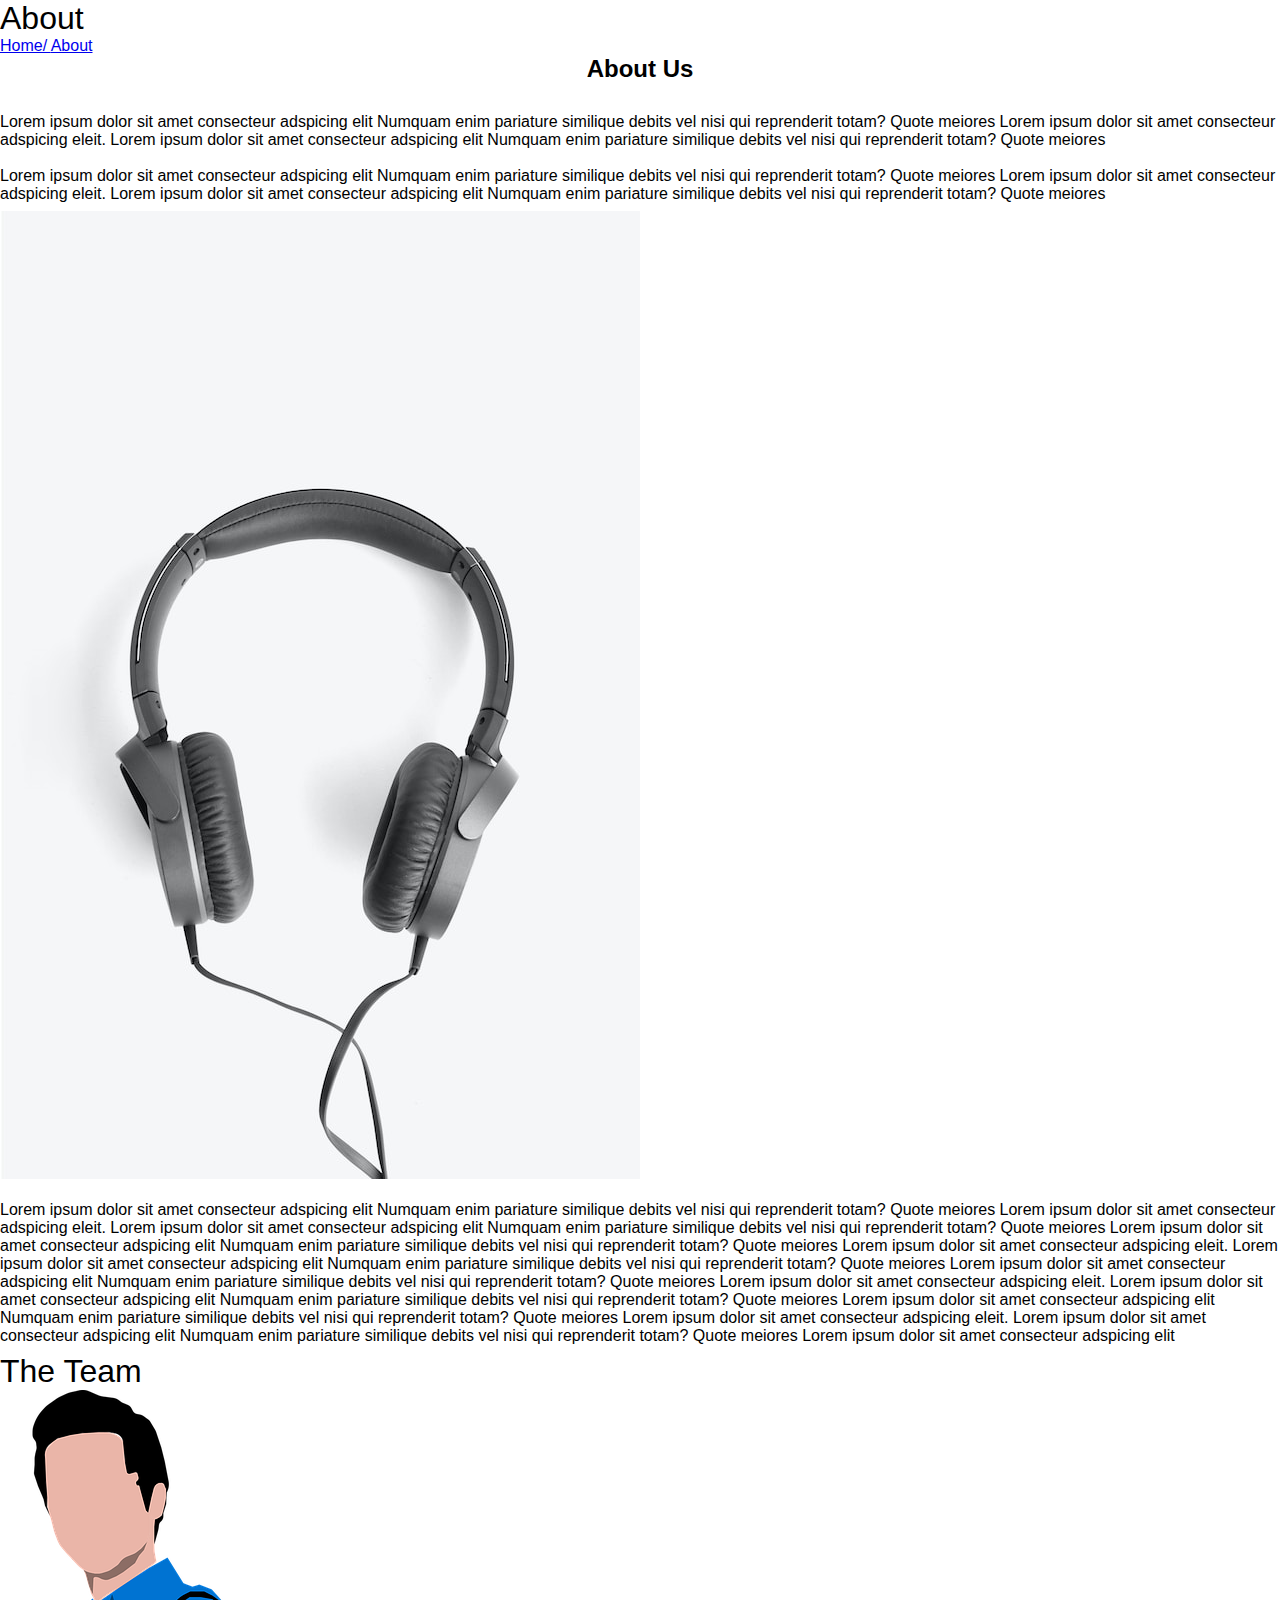
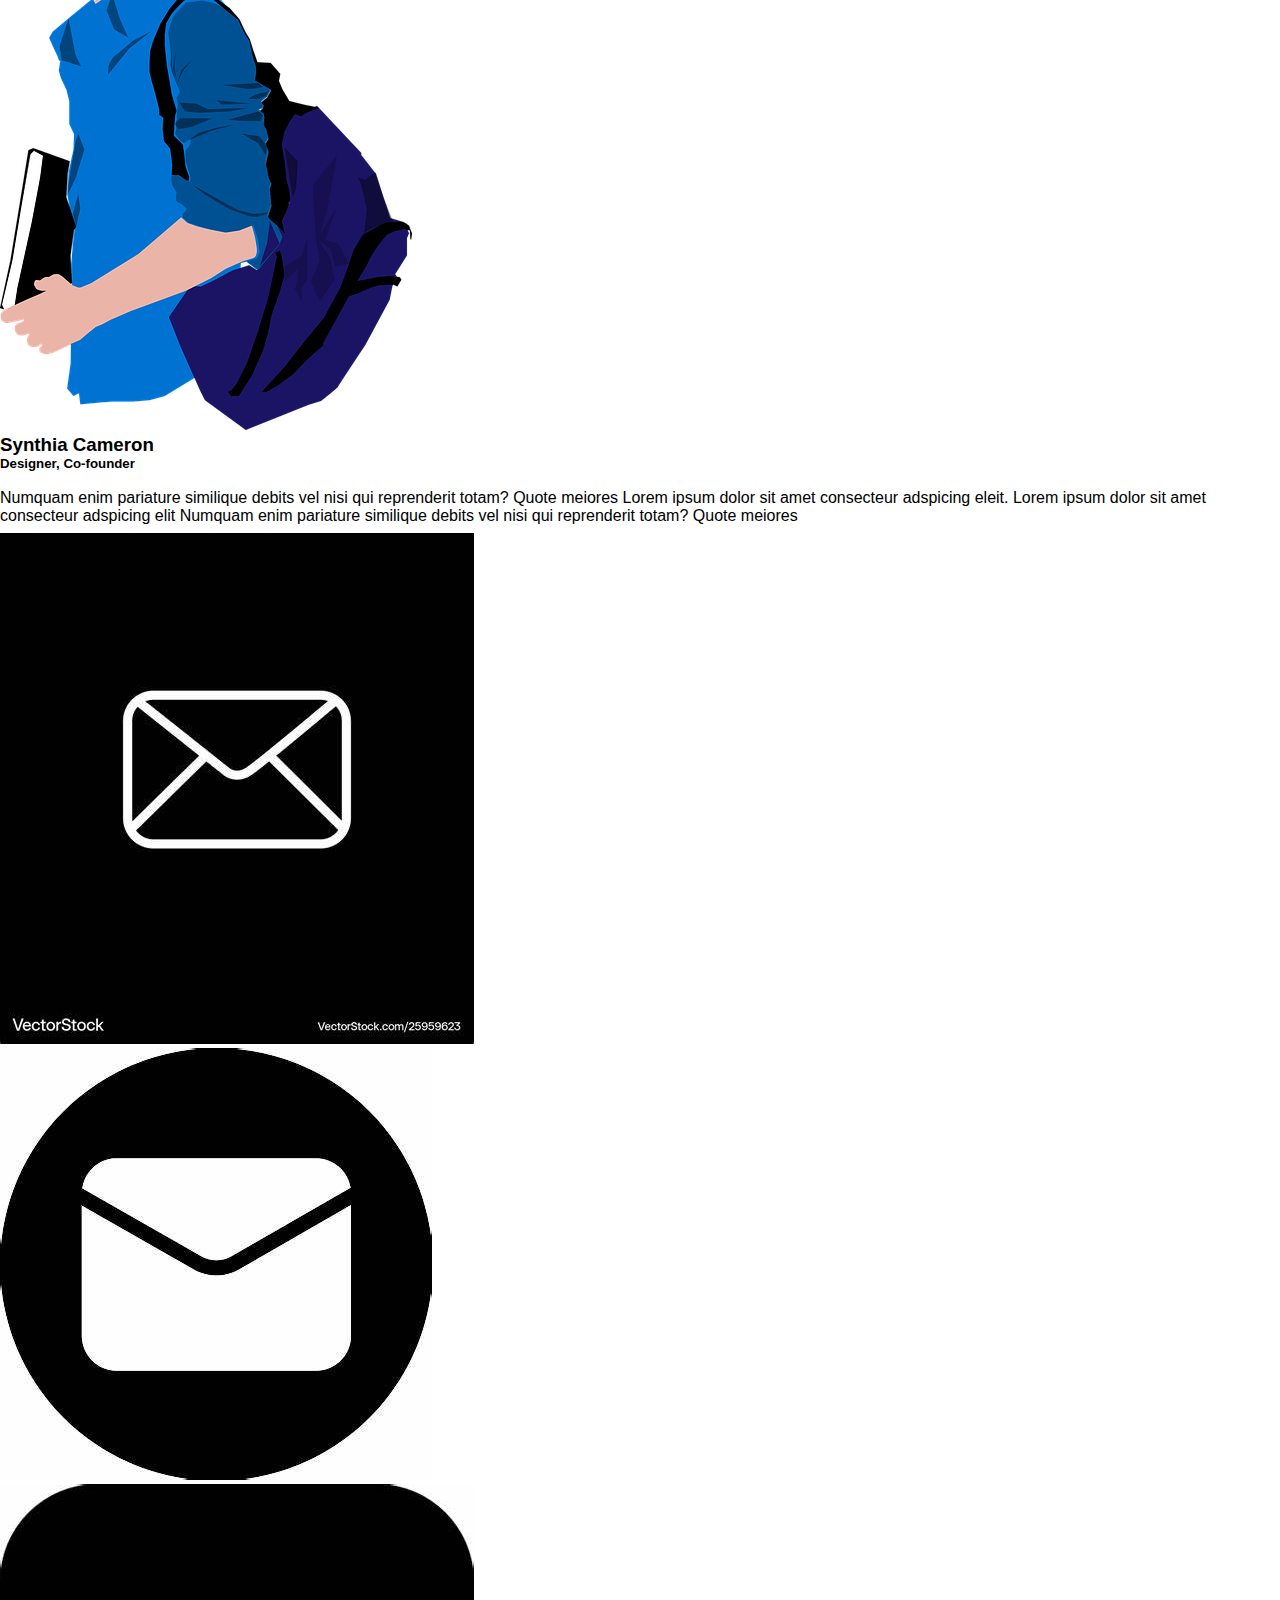
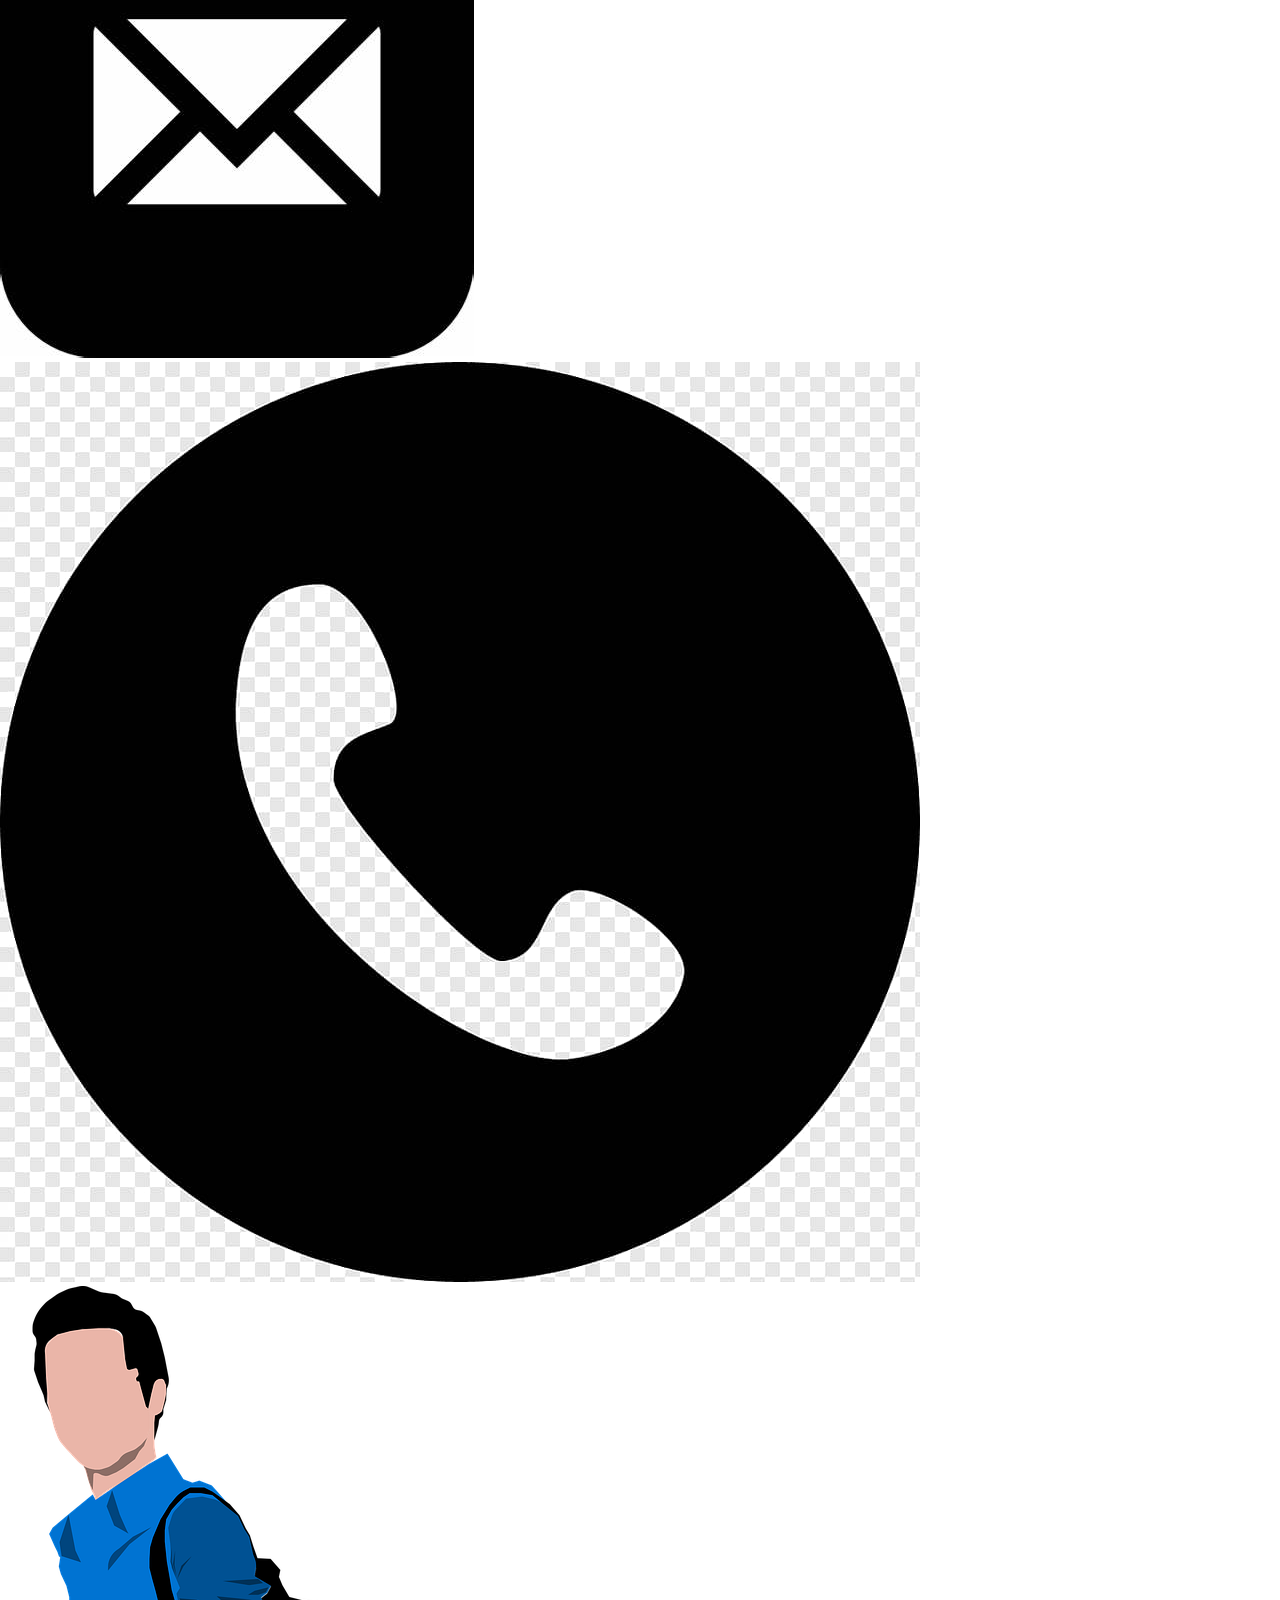
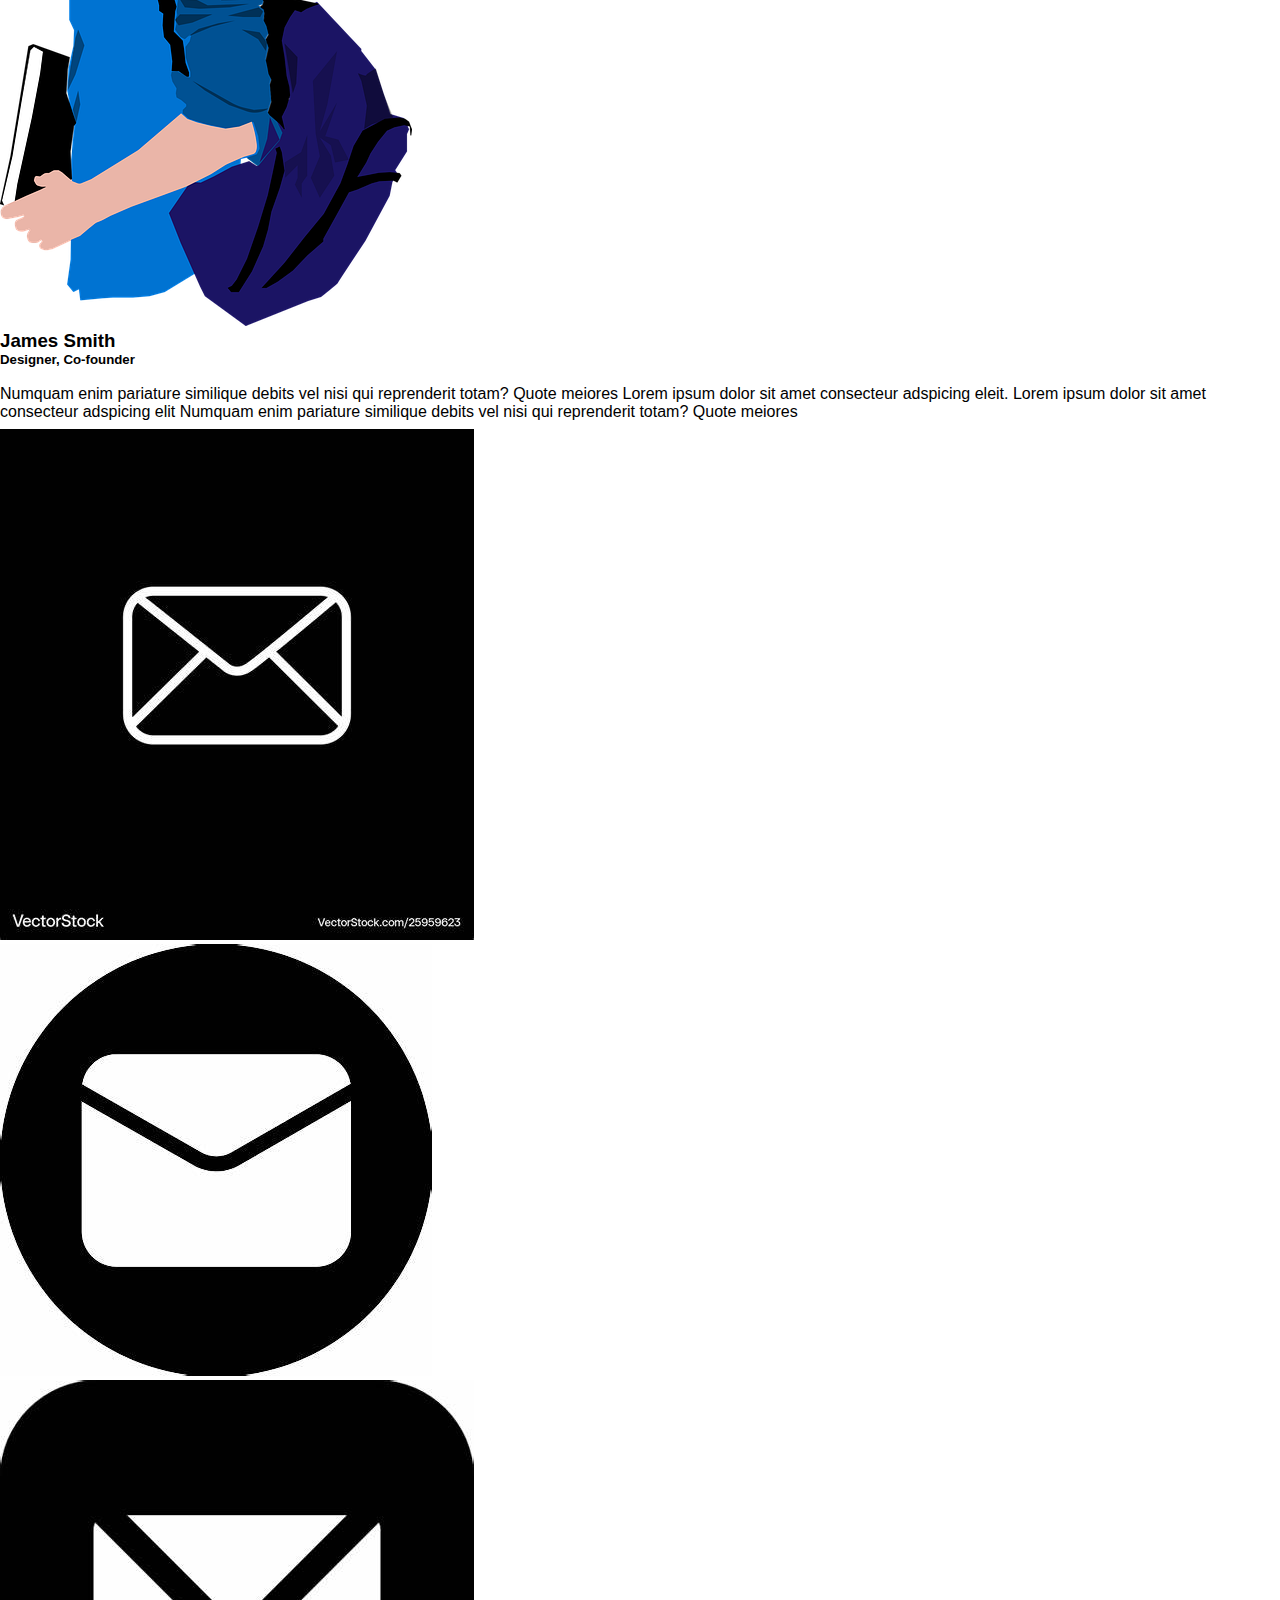
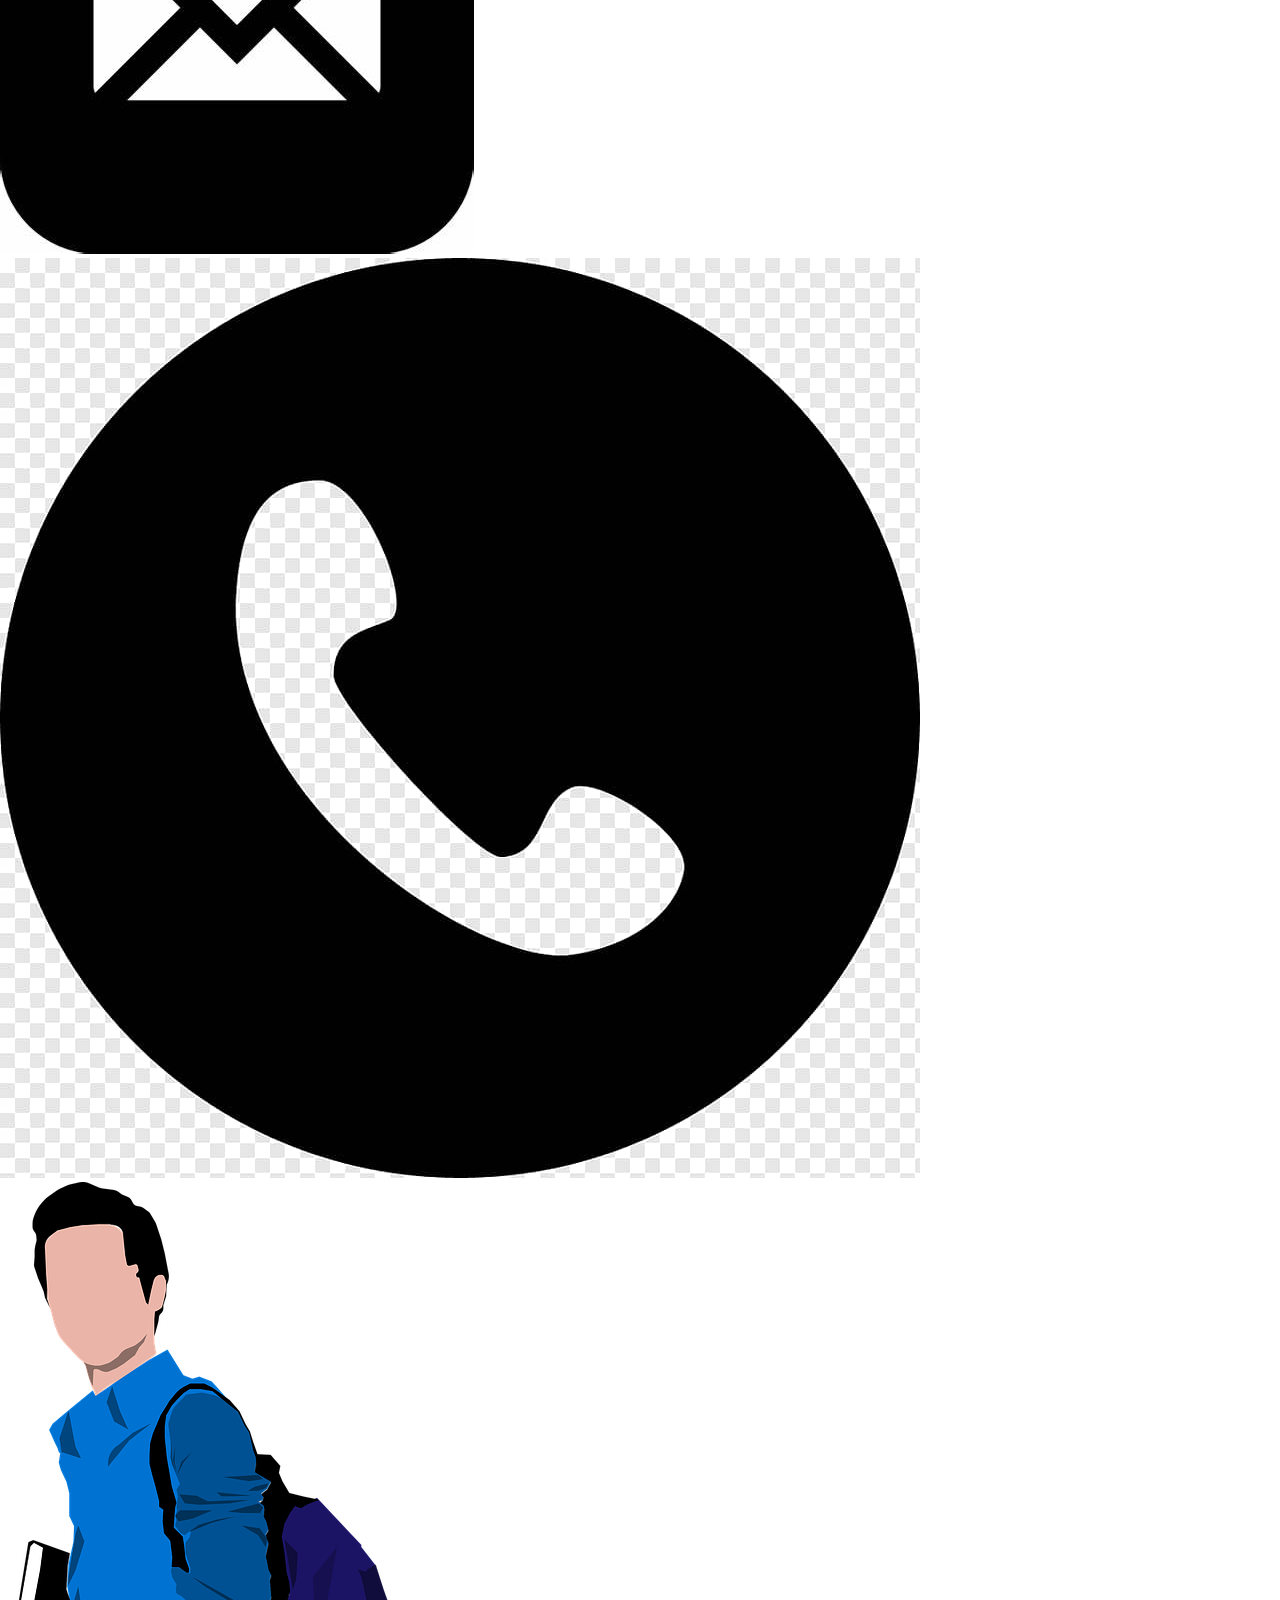
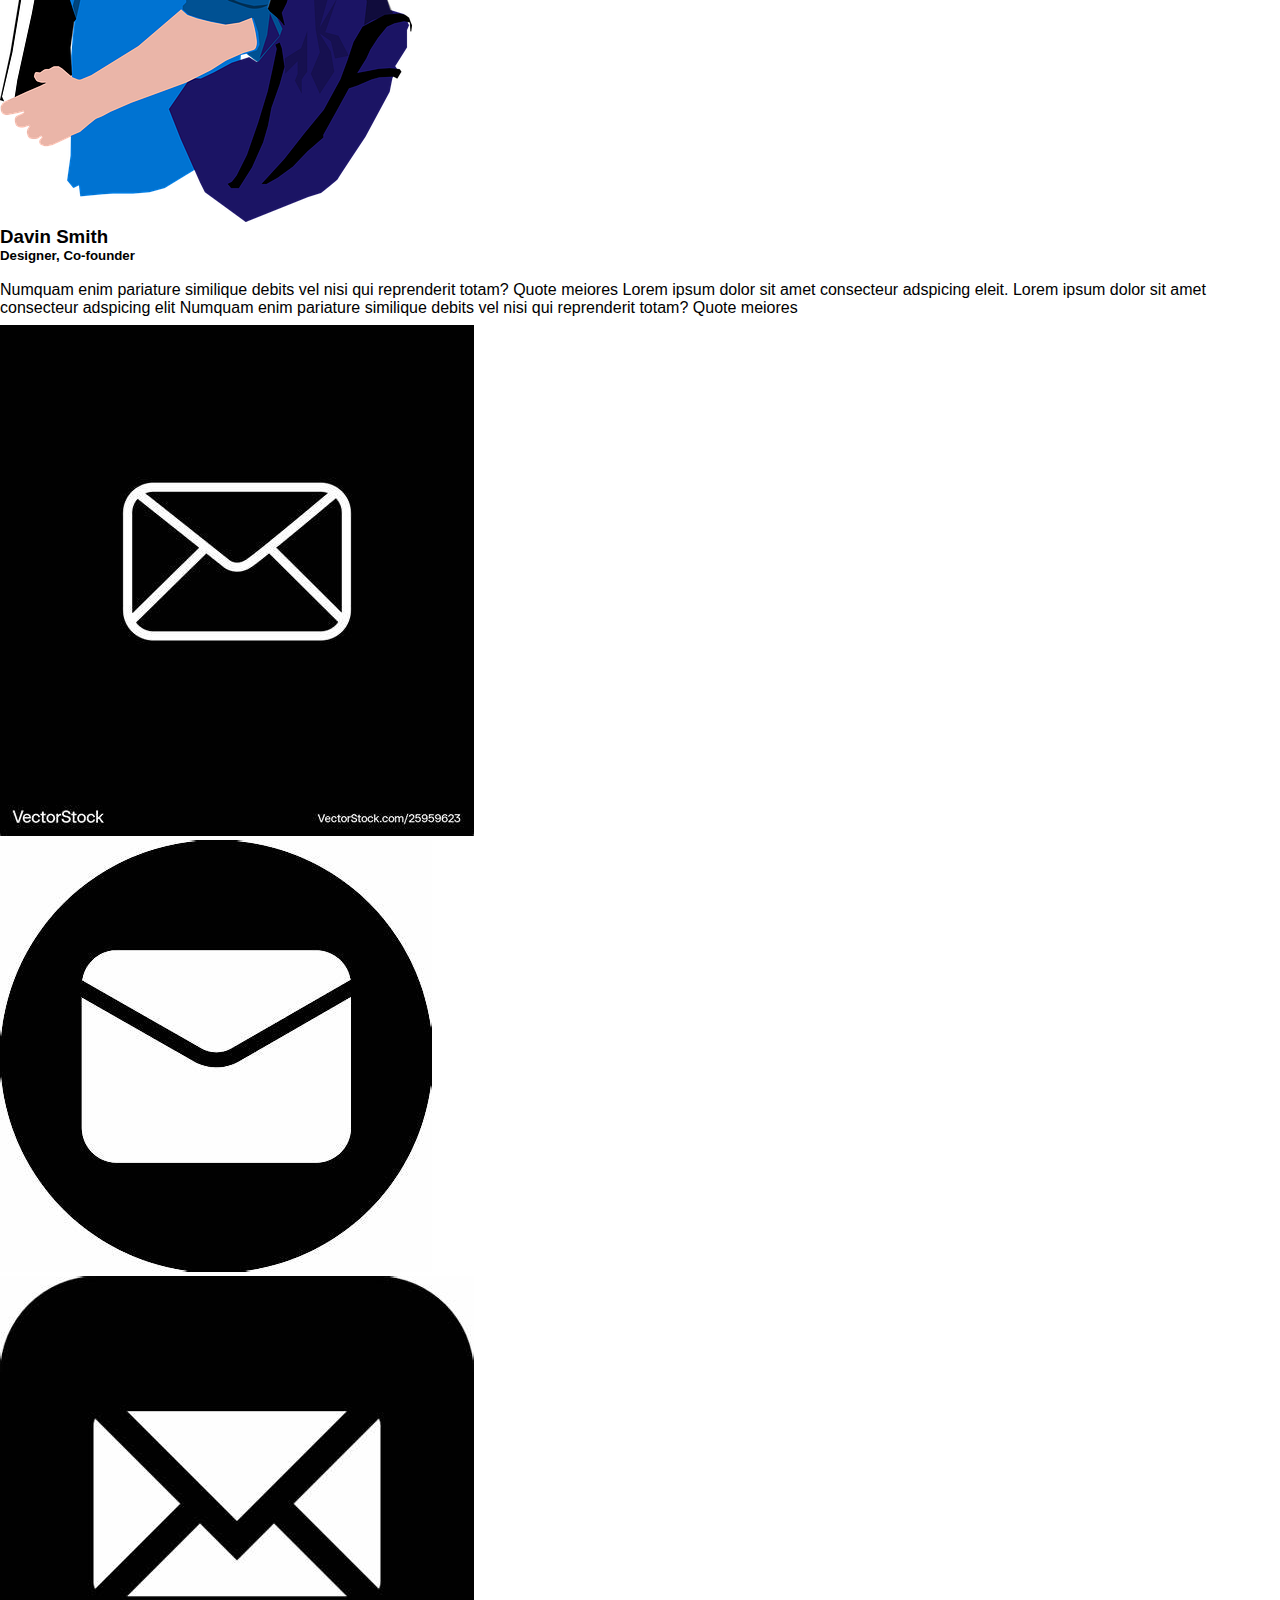
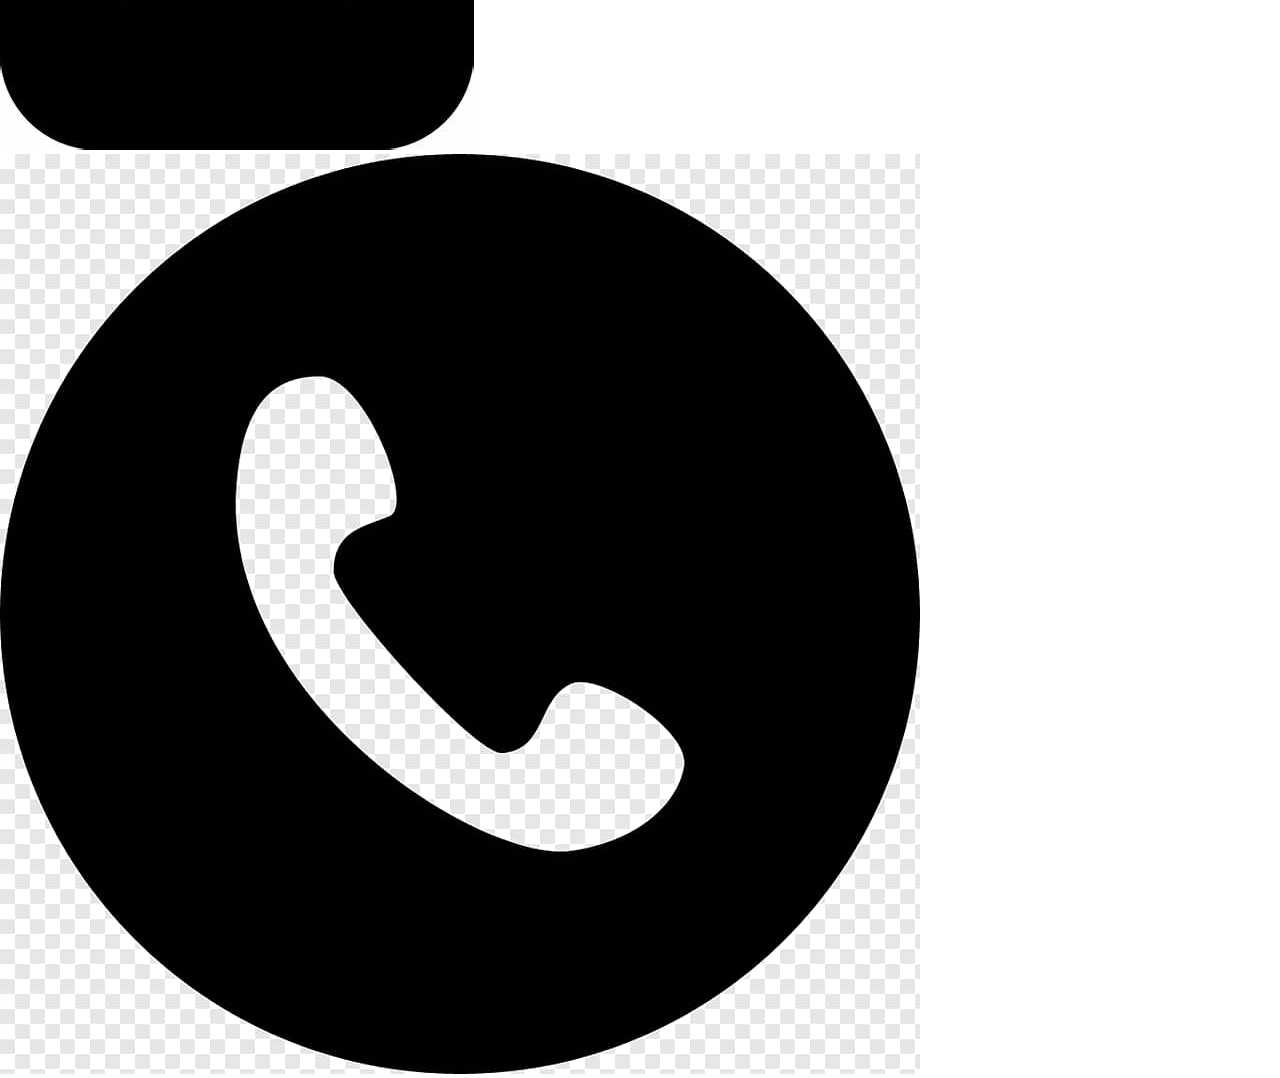
<file: about.html>
<!DOCTYPE html>
<html lang="en">

<head>
    <meta charset="UTF-8">
    <meta name="viewport" content="width=device-width, initial-scale=1.0">
    <title>Document</title>
    <link rel="stylesheet" href="css/style.css">
</head>

<body>
    <section class="main-about">
        <h1 class="">About</h1>
        <a href="index.html">Home/ </a> <a href="#">About</a>
    </section>
    <section class="about">
        <h2 class=""><b>About Us</b></h2>
        <div class="about-description">
            <p class="description-one">Lorem ipsum dolor sit amet consecteur adspicing elit
                Numquam enim pariature similique debits vel nisi qui
                reprenderit totam? Quote meiores
                Lorem ipsum dolor sit amet consecteur adspicing eleit.
                Lorem ipsum dolor sit amet consecteur adspicing elit
                Numquam enim pariature similique debits vel nisi qui
                reprenderit totam? Quote meiores
            </p>
            <p class="description-two">Lorem ipsum dolor sit amet consecteur adspicing elit
                Numquam enim pariature similique debits vel nisi qui
                reprenderit totam? Quote meiores
                Lorem ipsum dolor sit amet consecteur adspicing eleit.
                Lorem ipsum dolor sit amet consecteur adspicing elit
                Numquam enim pariature similique debits vel nisi qui
                reprenderit totam? Quote meiores
            </p>
        </div>
    </section>
    
    <section class="container">
        <div>
            <img src="images/product-image4.jpg">
        </div>

        <div>
            <p class="description">
                Lorem ipsum dolor sit amet consecteur adspicing elit
                Numquam enim pariature similique debits vel nisi qui
                reprenderit totam? Quote meiores
                Lorem ipsum dolor sit amet consecteur adspicing eleit.
                Lorem ipsum dolor sit amet consecteur adspicing elit
                Numquam enim pariature similique debits vel nisi qui
                reprenderit totam? Quote meiores
                Lorem ipsum dolor sit amet consecteur adspicing elit
                Numquam enim pariature similique debits vel nisi qui
                reprenderit totam? Quote meiores
                Lorem ipsum dolor sit amet consecteur adspicing eleit.
                Lorem ipsum dolor sit amet consecteur adspicing elit
                Numquam enim pariature similique debits vel nisi qui
                reprenderit totam? Quote meiores
                Lorem ipsum dolor sit amet consecteur adspicing elit
                Numquam enim pariature similique debits vel nisi qui
                reprenderit totam? Quote meiores
                Lorem ipsum dolor sit amet consecteur adspicing eleit.
                Lorem ipsum dolor sit amet consecteur adspicing elit
                Numquam enim pariature similique debits vel nisi qui
                reprenderit totam? Quote meiores
                Lorem ipsum dolor sit amet consecteur adspicing elit
                Numquam enim pariature similique debits vel nisi qui
                reprenderit totam? Quote meiores
                Lorem ipsum dolor sit amet consecteur adspicing eleit.
                Lorem ipsum dolor sit amet consecteur adspicing elit
                Numquam enim pariature similique debits vel nisi qui
                reprenderit totam? Quote meiores
                Lorem ipsum dolor sit amet consecteur adspicing elit

            </p>
        </div>
    </section>

    <section class="d-flex">
        <div>
            <section>
                <h1>The Team</h1>

            </section>
            <section class="bg-img">
                <img src="images/school.webp" alt="diagram 1" class="image">
            </section>
                <section class="main-about-2">
                    <h3 class="">Synthia Cameron</h3>
                </section>
            <section>
                <h5>Designer, Co-founder</h5>
            </section>
            
            <p> Numquam enim pariature similique debits vel nisi qui
                reprenderit totam? Quote meiores
                Lorem ipsum dolor sit amet consecteur adspicing eleit.
                Lorem ipsum dolor sit amet consecteur adspicing elit
                Numquam enim pariature similique debits vel nisi qui
                reprenderit totam? Quote meiores
            </p>

            <section class="sponsors">
                <div><img src="images/email2.jpg"></div>
                <div><img src="images/email4.jpg"></div>
                <div><img src="images/email3.jpg"></div>
                <div><img src="images/call.jpg"></div>
            </section>
        </div>

        <div>
            <section class="bg-img">
                <img src="images/school.webp" alt="diagram 1" class="image">
            </section>
                <section class="main-about-2">
                    <h3 class="">James Smith</h3>
                </section>
            <section>
                <h5>Designer, Co-founder</h5>
            </section>
            
            <p> Numquam enim pariature similique debits vel nisi qui
                reprenderit totam? Quote meiores
                Lorem ipsum dolor sit amet consecteur adspicing eleit.
                Lorem ipsum dolor sit amet consecteur adspicing elit
                Numquam enim pariature similique debits vel nisi qui
                reprenderit totam? Quote meiores
            </p>

            <section class="sponsors">
                <div><img src="images/email2.jpg"></div>
                <div><img src="images/email4.jpg"></div>
                <div><img src="images/email3.jpg"></div>
                <div><img src="images/call.jpg"></div>
            </section>
        </div>

        <div>
            <section class="bg-img">
                <img src="images/school.webp" alt="diagram 1" class="image">
            </section>
                <section class="main-about-2">
                    <h3 class="">Davin Smith</h3>
                </section>
            <section>
                <h5>Designer, Co-founder</h5>
            </section>
            
            <p> Numquam enim pariature similique debits vel nisi qui
                reprenderit totam? Quote meiores
                Lorem ipsum dolor sit amet consecteur adspicing eleit.
                Lorem ipsum dolor sit amet consecteur adspicing elit
                Numquam enim pariature similique debits vel nisi qui
                reprenderit totam? Quote meiores
            </p>

            <section class="sponsors">
                <div><img src="images/email2.jpg"></div>
                <div><img src="images/email4.jpg"></div>
                <div><img src="images/email3.jpg"></div>
                <div><img src="images/call.jpg"></div>
            </section>
        </div>
    </section>
    
</body>

</html>
</file>
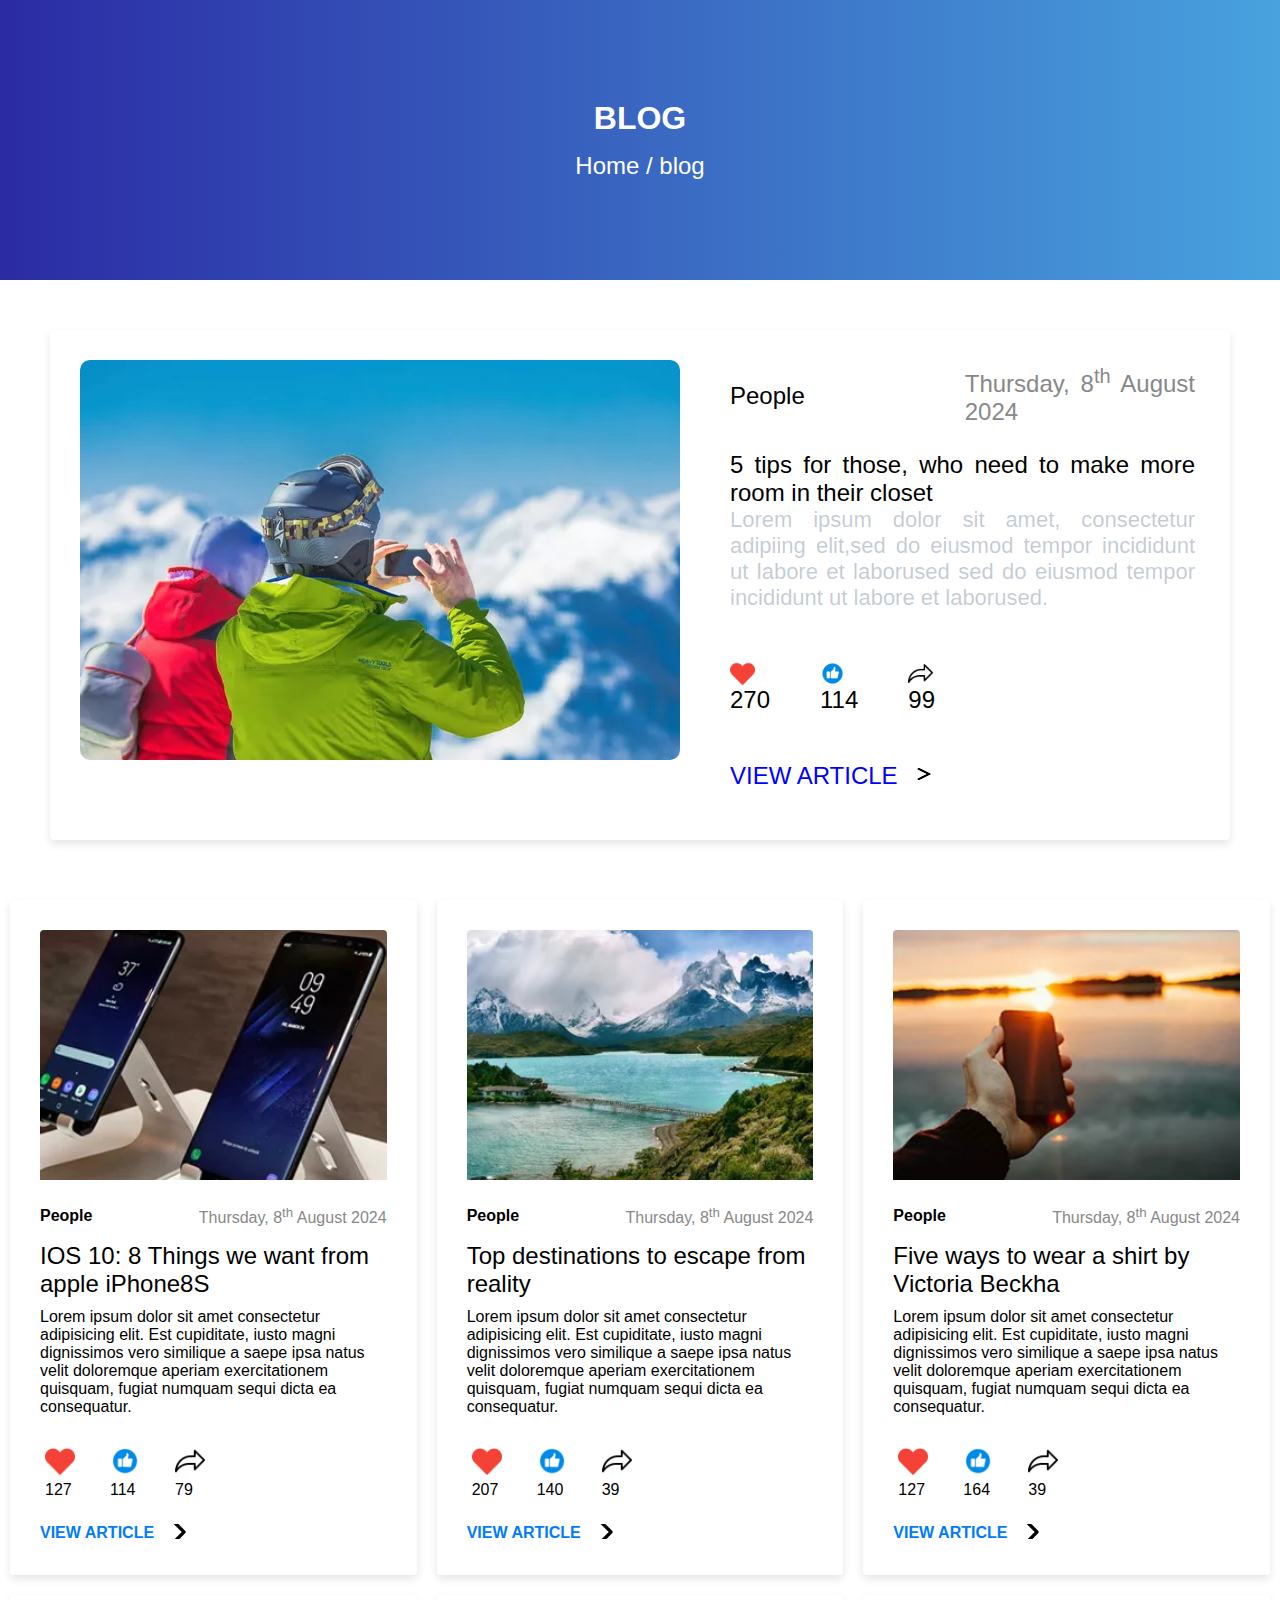
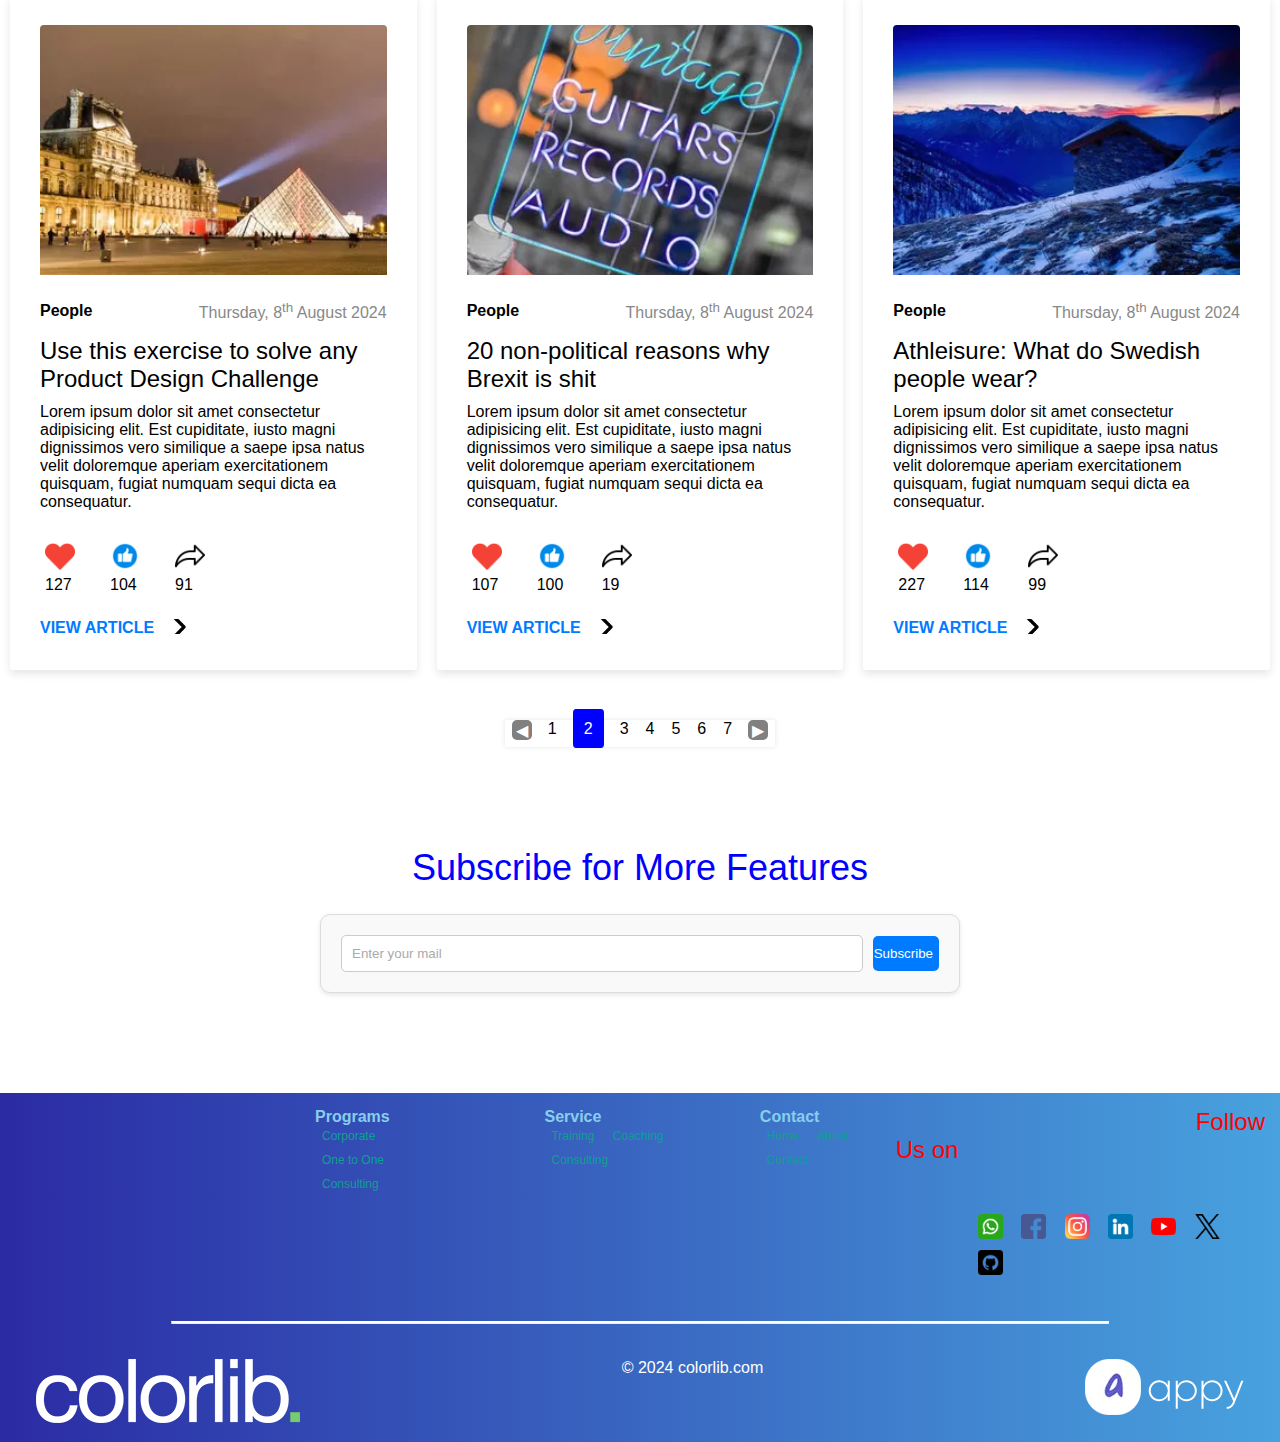
<file: blog.html>
<!DOCTYPE html>
<html lang="en">
<head>
    <meta charset="UTF-8">
    <meta name="viewport" content="width=device-width, initial-scale=1.0">
    <title>Blog Page</title>
    <link rel="stylesheet" href="css/style.css">
</head>
<body>
    <!--=== Header section without nav bar ===-->
    <section class="blue-section">
        <div class="h1-head"><h1>BLOG</h1></div>
        <div class="nav-head"><a href="index.html">Home / blog</a></div>
    </section>
    <!--Complete body-->
    <section>
        <section class="sticky-container">
            <div class="sticky-content">
                <!-- Left side -->
                <div class="sticky-img">
                    <img src="images/sticky-image.jpg" alt="Sticky Image">
                </div>
                <!-- Right side -->
                <div class="sticky-info">
                    <div class="sticky-people-date">
                        <a href="#" class="sticky-people">People</a>
                        <span class="sticky-date">Thursday, 8<sup>th</sup> August 2024</span>
                    </div>
                    <div class="sticky-info-title">
                        <a href="#" class="sticky-title">
                            5 tips for those, who need to make more
                            room in their closet
                        </a>
                    </div>

                    <div class="sticky-text">
                        <span>Lorem ipsum dolor sit amet, consectetur adipiing elit,sed do eiusmod tempor incididunt ut labore et laborused sed do eiusmod tempor incididunt ut labore et laborused.</span>
                    </div>

                    <div class="sticky-reaction">
                        <div class="love">
                            <img src="images/heart (1).png">
                            <span class="count">270</span>
                        </div>
                        <div class="like">
                            <img src="images/like.png">
                            <span class="count">114</span>
                        </div>
                        <div class="reply">
                            <img src="images/reply.png">
                            <span class="count">99</span>
                        </div>
                    </div>

                    <div class="sticky-view">
                        <a href="#" class="sticky-view-link">VIEW ARTICLE</a>
                        <img src="images/right.png">
                    </div>
                </div>
            </div>
        </section>
        
        <div class="grid-container">
            <section class="article-card">
                <img src="images/blog-1.jpg" alt="image 1">
                <div class="article-meta">
                    <a href="#" class="article-category">People</a>
                    <span class="article-date">Thursday, 8<sup>th</sup> August 2024</span>
                </div>
                <div class="article-title">
                    <a href="#">
<span>IOS 10: 8 Things we want from apple iPhone8S</span>
                    </a>
                </div>

                <span class="sub-title">Lorem ipsum dolor sit amet consectetur adipisicing elit. Est cupiditate, iusto magni dignissimos vero similique a saepe ipsa natus velit doloremque aperiam exercitationem quisquam, fugiat numquam sequi dicta ea consequatur.</span>
            
                <div class="reaction">
                    <div class="love">
                        <img src="images/heart (1).png">
                        <span class="count">127</span>
                    </div>
                    <div class="like">
                        <img src="images/like.png">
                        <span class="count">114</span>
                    </div>
                    <div class="reply">
                        <img src="images/reply.png">
                        <span class="count">79</span>
                    </div>
                </div>

                <div class="article-link">
                    <a href="#">VIEW ARTICLE</a>
                    <img src="images/right.png">
                </div>
            </section>
            <section class="article-card">
                <img src="images/blog-2.jpg" alt="image 2">
                <div class="article-meta">
                    <a href="#" class="article-category">People</a>
                    <span class="article-date">Thursday, 8<sup>th</sup> August 2024</span>
                </div>
                <div class="article-title">
                    <a href="#">
<span>Top destinations to escape from reality</span>
                    </a>
                </div>

                <span class="sub-title">Lorem ipsum dolor sit amet consectetur adipisicing elit. Est cupiditate, iusto magni dignissimos vero similique a saepe ipsa natus velit doloremque aperiam exercitationem quisquam, fugiat numquam sequi dicta ea consequatur.</span>

                <div class="reaction">
                    <div class="love">
                        <img src="images/heart (1).png">
                        <span class="count">207</span>
                    </div>
                    <div class="like">
                        <img src="images/like.png">
                        <span class="count">140</span>
                    </div>
                    <div class="reply">
                        <img src="images/reply.png">
                        <span class="count">39</span>
                    </div>
                </div>

                <div class="article-link">
                    <a href="#">VIEW ARTICLE</a>
                    <img src="images/right.png">
                </div>
            </section>
            <section class="article-card">
                <img src="images/blog-3.jpg" alt="image 3">
                <div class="article-meta">
                    <a href="#" class="article-category">People</a>
                    <span class="article-date">Thursday, 8<sup>th</sup> August 2024</span>
                </div>
                <div class="article-title">
                    <a href="#">
<span>Five ways to wear a shirt by Victoria Beckha</span>
                    </a>
                </div>

<span class="sub-title">Lorem ipsum dolor sit amet consectetur adipisicing elit. Est cupiditate, iusto magni dignissimos vero similique a saepe ipsa natus velit doloremque aperiam exercitationem quisquam, fugiat numquam sequi dicta ea consequatur.</span>

                <div class="reaction">
                    <div class="love">
                        <img src="images/heart (1).png">
                        <span class="count">127</span>
                    </div>
                    <div class="like">
                        <img src="images/like.png">
                        <span class="count">164</span>
                    </div>
                    <div class="reply">
                        <img src="images/reply.png">
                        <span class="count">39</span>
                    </div>
                </div>

                <div class="article-link">
                    <a href="#">VIEW ARTICLE</a>
                    <img src="images/right.png">
                </div>
            </section>
            <!-- Below part -->
            <section class="article-card">
                <img src="images/blog-4.jpg" alt="image 4">
                <div class="article-meta">
                    <a href="#" class="article-category">People</a>
                    <span class="article-date">Thursday, 8<sup>th</sup> August 2024</span>
                </div>
                <div class="article-title">
                    <a href="#">
<span>Use this exercise to solve any Product Design Challenge</span>
                    </a>
                </div>
<span class="sub-title">Lorem ipsum dolor sit amet consectetur adipisicing elit. Est cupiditate, iusto magni dignissimos vero similique a saepe ipsa natus velit doloremque aperiam exercitationem quisquam, fugiat numquam sequi dicta ea consequatur.</span>

                <div class="reaction">
                    <div class="love">
                        <img src="images/heart (1).png">
                        <span class="count">127</span>
                    </div>
                    <div class="like">
                        <img src="images/like.png">
                        <span class="count">104</span>
                    </div>
                    <div class="reply">
                        <img src="images/reply.png">
                        <span class="count">91</span>
                    </div>
                </div>

                <div class="article-link">
                    <a href="#">VIEW ARTICLE</a>
                    <img src="images/right.png">
                </div>
            </section>
            <section class="article-card">
                <img src="images/blog-5.jpg" alt="image 5">
                <div class="article-meta">
                    <a href="#" class="article-category">People</a>
                    <span class="article-date">Thursday, 8<sup>th</sup> August 2024</span>
                </div>
                <div class="article-title">
                    <a href="#">
<span>20 non-political reasons why Brexit is shit</span>
                    </a>
                </div>

                <span class="sub-title">Lorem ipsum dolor sit amet consectetur adipisicing elit. Est cupiditate, iusto magni dignissimos vero similique a saepe ipsa natus velit doloremque aperiam exercitationem quisquam, fugiat numquam sequi dicta ea consequatur.</span>

                <div class="reaction">
                    <div class="love">
                        <img src="images/heart (1).png">
                        <span class="count">107</span>
                    </div>
                    <div class="like">
                        <img src="images/like.png">
                        <span class="count">100</span>
                    </div>
                    <div class="reply">
                        <img src="images/reply.png">
                        <span class="count">19</span>
                    </div>
                </div>

                <div class="article-link">
                    <a href="#">VIEW ARTICLE</a>
                    <img src="images/right.png">
                </div>
            </section>
            <section class="article-card">
                <img src="images/blog-6.jpg" alt="image 6">
                <div class="article-meta">
                    <a href="#" class="article-category">People</a>
                    <span class="article-date">Thursday, 8<sup>th</sup> August 2024</span>
                </div>
                <div class="article-title">
                    <a href="#">
<span>Athleisure: What do Swedish people wear?</span>
                    </a>
                </div>

                <span class="sub-title">Lorem ipsum dolor sit amet consectetur adipisicing elit. Est cupiditate, iusto magni dignissimos vero similique a saepe ipsa natus velit doloremque aperiam exercitationem quisquam, fugiat numquam sequi dicta ea consequatur.</span>                

                    <div class="reaction">
                        <div class="love">
                            <img src="images/heart (1).png">
                            <span class="count">227</span>
                        </div>
                        <div class="like">
                            <img src="images/like.png">
                            <span class="count">114</span>
                        </div>
                        <div class="reply">
                            <img src="images/reply.png">
                            <span class="count">99</span>
                        </div>
                    </div>

                <div class="article-link">
                    <a href="#">VIEW ARTICLE</a>
                    <img src="images/right.png">
                </div>
            </section>
        </div>

        <section class="superposed-block">
            <nav>
                <ul class="navigation-list">
                    <li><a href="#" class="icon-link" id="icon-link-previous">&#9664;</a></li> <!-- Square-like icon link before "1" -->
                    <li><a href="#" class="nav-link" id="nav-link-1">1</a></li>
                    <li><a href="#" class="nav-link" id="nav-link-2">2</a></li>
                    <li><a href="#" class="nav-link" id="nav-link-3">3</a></li>
                    <li><a href="#" class="nav-link" id="nav-link-4">4</a></li>
                    <li><a href="#" class="nav-link" id="nav-link-5">5</a></li>
                    <li><a href="#" class="nav-link" id="nav-link-6">6</a></li>
                    <li><a href="#" class="nav-link" id="nav-link-7">7</a></li>
                    <li><a href="#" class="icon-link" id="icon-link-next">&#9654;</a></li> <!-- Square-like icon link after "7" -->
                </ul>
            </nav>
        </section>
        </section>
    </section>
   <!-- Mail form -->

    <div id="subscribe-header">
        <span>Subscribe for More Features</span>
    </div>
<section class="subscribe-section">
    <div class="subscribe-form">
        <input type="email" class="subscribe-input" placeholder="Enter your mail">
        <button class="subscribe-button">
            <span class="subscribe-button-text">Subscribe</span>
        </button>
    </div>
</section>

<section class="foot-container">
    <scetion class="Footer">
        <div class="flex-b">
            <div class="head"><a href="#">Programs</a></div>
                <div class="items">
                    <ul>
                        <li><a href="#">Corporate</a></li>
                        <li><a href="#">One to One</a> </li>
                        <li><a href="#">Consulting</a></li>
                    </ul>
                </div>
            </div>
        </div>
    
        <div class="flex-b">
            <div class="head"><a href="#">Service</a></div>
                <div class="items">
                    <ul>
                        <li><a href="#">Training</a></li>
                        <li><a href="#">Coaching</a> </li>
                        <li><a href="#">Consulting</a></li>
                    </ul>
                </div>
            </div>
        </div>
    
        <div class="flex-b">
            <div class="head"><a href="#">Contact</a></div>
                <div class="items">
                    <ul>
                        <li><a href="#">Home</a></li>
                        <li><a href="#">About</a> </li>
                        <li><a href="#">Contact</a></li>
                    </ul>
                </div>
            </div>
        </div>
    
        <div class="flex-l">
            <div class="head"><span>Follow Us on</span></div>
                <div class="links">
                    <ul style="padding-top: 50px; padding-left: 75px;">
                        <li><a href="#"><img src="images/whatsapp.png" alt="Whatsapp"></a></li>
                        <li><a href="#"><img src="images/facebook.png" alt="Facebook"></a></li>
                        <li><a href="#"><img src="images/instagram.png" alt="Instagram"></a></li>
                        <li><a href="#"><img src="images/linkedin.png" alt="LinkedIn"></a></li>
                        <li><a href="#"><img src="images/youtube.png" alt="Youtube"></a></li>
                        <li><a href="#"><img src="images/twitter.png" alt="Twitter"></a></li>
                        <li><a href="#"><img src="images/github.png" alt="GitHub"></a></li>
                    </ul>
                </div>
            </div>
        </div>
    </scetion>

        <hr class="rule">
    
    <section class="hero-section">
        <div class="hero-image">
            <img src="images/hero.png">
        </div>
        <div>
            <span class="copy">&copy; 2024 colorlib.com</span>
        </div>
        <div class="logo-1">
            <img src="images/logo(1).png">
        </div>
    </section>
    
    </scetion>
    
</section>

</body>
</html>
</file>
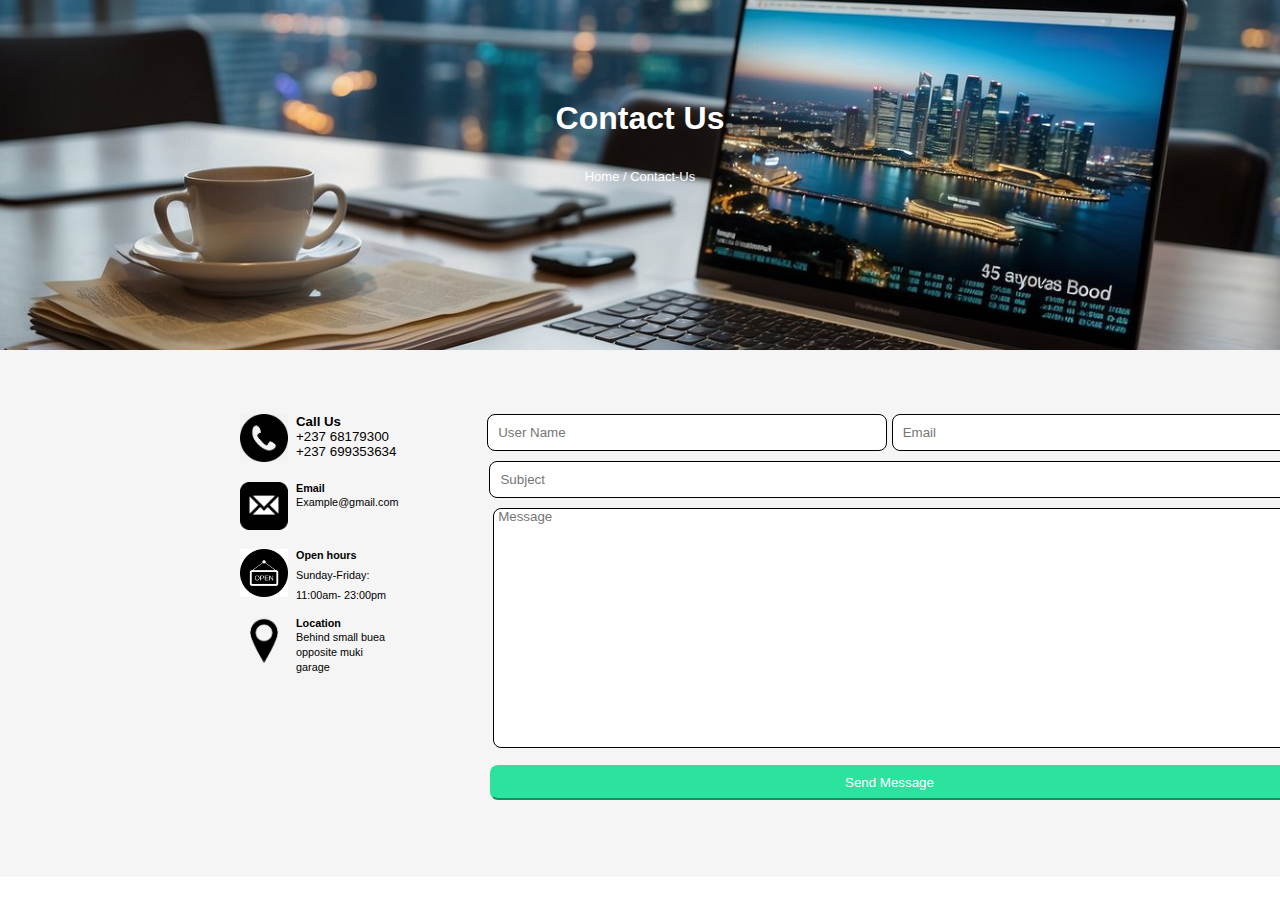
<file: contact.html>
<!DOCTYPE html>
<html lang="en">

<head>
    <meta charset="UTF-8">
    <meta name="viewport" content="width=device-width, initial-scale=1.0">
    <title>Contact page</title>
    <link rel="stylesheet" href="css/contact.css">
</head>

<body>
    <!-- banner for contact  -->
    <section class="main-contact">
        <div id="general">
            <div id="contact-us"></div>
            <h1>Contact Us</h1>
        </div>
        <div id="Home4">
            <a class="contact-us" href="index.html">Home / </a> <a class="contact-us" href="#">Contact-Us</a>
            <!---- <p>You can contact us if any worry or doubt with a help request from the company</p> -->
        </div>
    </section>

    <!-- The contact-us informations shown below -->

    <section class="contact">
        <div class="container-choices">
            <div class="column1">
                <div class="call">
                    <div class="call-img">
                        <img src="./images/call.jpg">
                    </div>
                    <div class="call-text">
                        <h5>Call Us</h5>
                        <small>+237 68179300</small>
                        <small>+237 699353634</small>
                    </div>
                </div>
                <div class="email">
                    <div class="email-img">
                        <img src="./images/email3.jpg">
                    </div>
                    <div class="email-text">
                        <h5>Email</h5>
                        <small>Example@gmail.com</small>
                    </div>
                </div>
                <div class="open_hours">
                    <div class="open-img">
                        <img src="./images/open1.jpg">
                    </div>
                    <div class="open-text">
                        <h5>Open hours</h5>
                        <small>Sunday-Friday:</small>
                        <small>11:00am- 23:00pm</small>
                    </div>
                </div>
                <div class="location">
                    <div class="loca-img">
                        <img src="./images/loca1.png">
                    </div>
                    <div class="loca_text">
                        <h5>
                            Location
                        </h5>
                        <small>Behind small buea</small><br>
                        <small>opposite muki garage</small>
                    </div>
                </div>
            </div>

            <!--The form for contact us Section  -->
            
            <div class="column2">
                <!--<p>Put in your information so that the company will get back to you</p>-->
                <form action="" method="post">
                    <div class="first_input">
                        <input class="box-size" type="text" name="" id="" placeholder="User Name">
                        <input class="" type="email" name="" id="box-size" placeholder="Email">
                    </div>
                    <div class="subject">
                        <input type="text" name="" id="box-size2" placeholder="Subject">
                    </div>
                    <div class="message">
                        <textarea name="" id="box-size1" row="2" cols="50" placeholder=" Message"></textarea>
                    </div>
                    <div class="button">
                        <button type="submit" class="submit-mesg">Send Message</button>
                    </div>
                </form>
            </div>
        </div>
    </section>

</body>

</html>
</file>
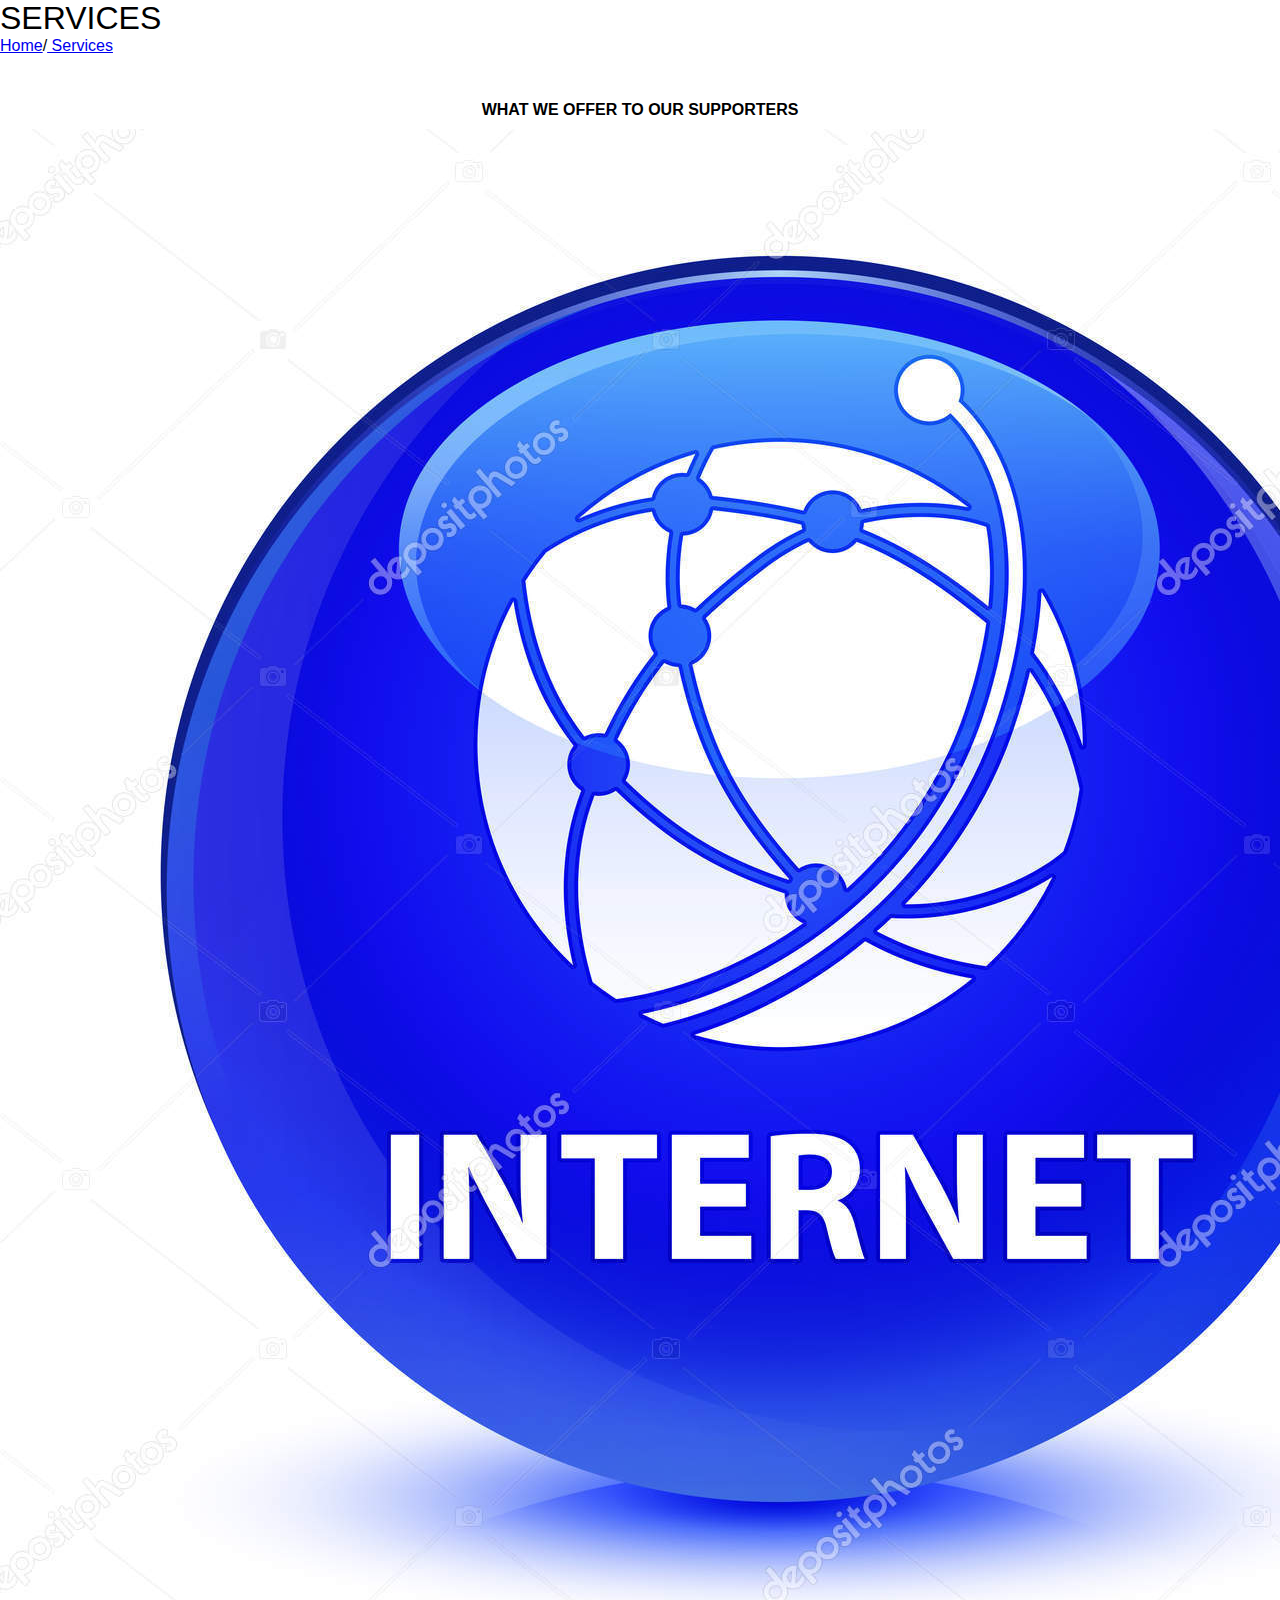
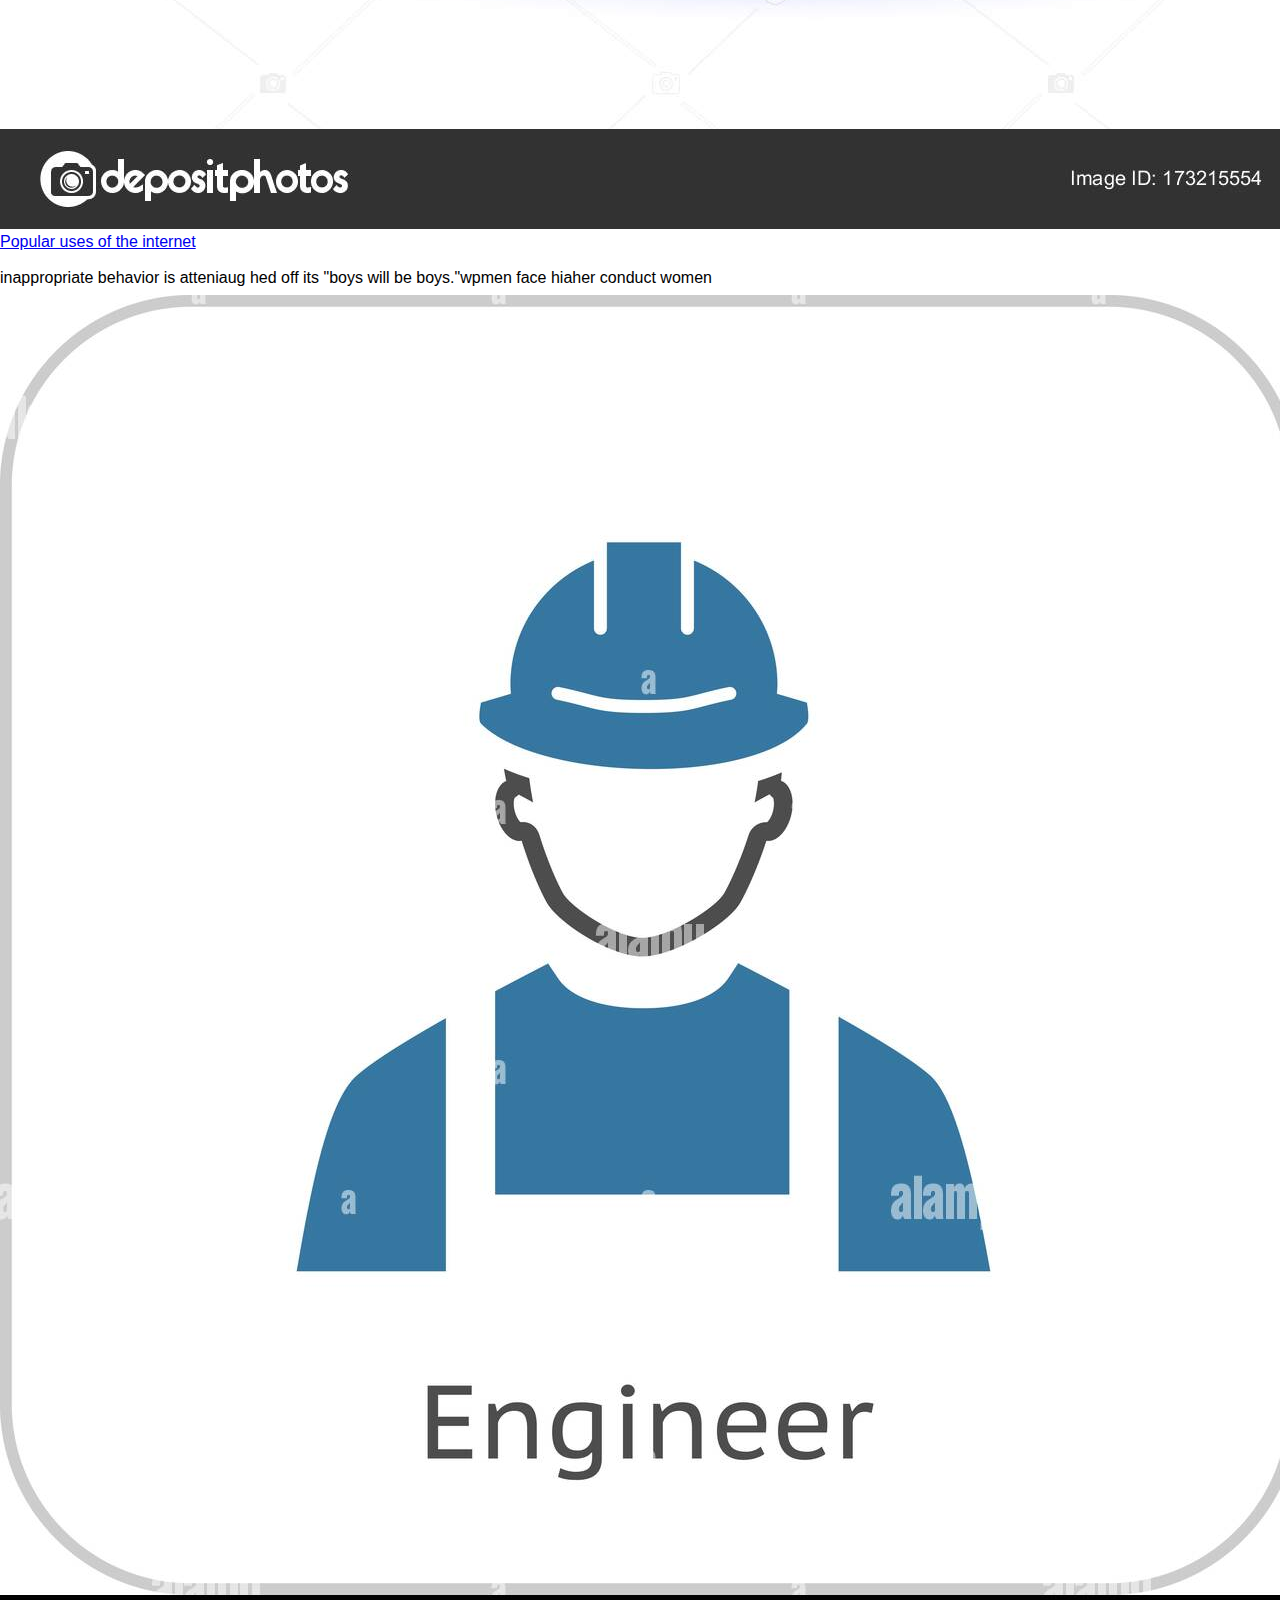
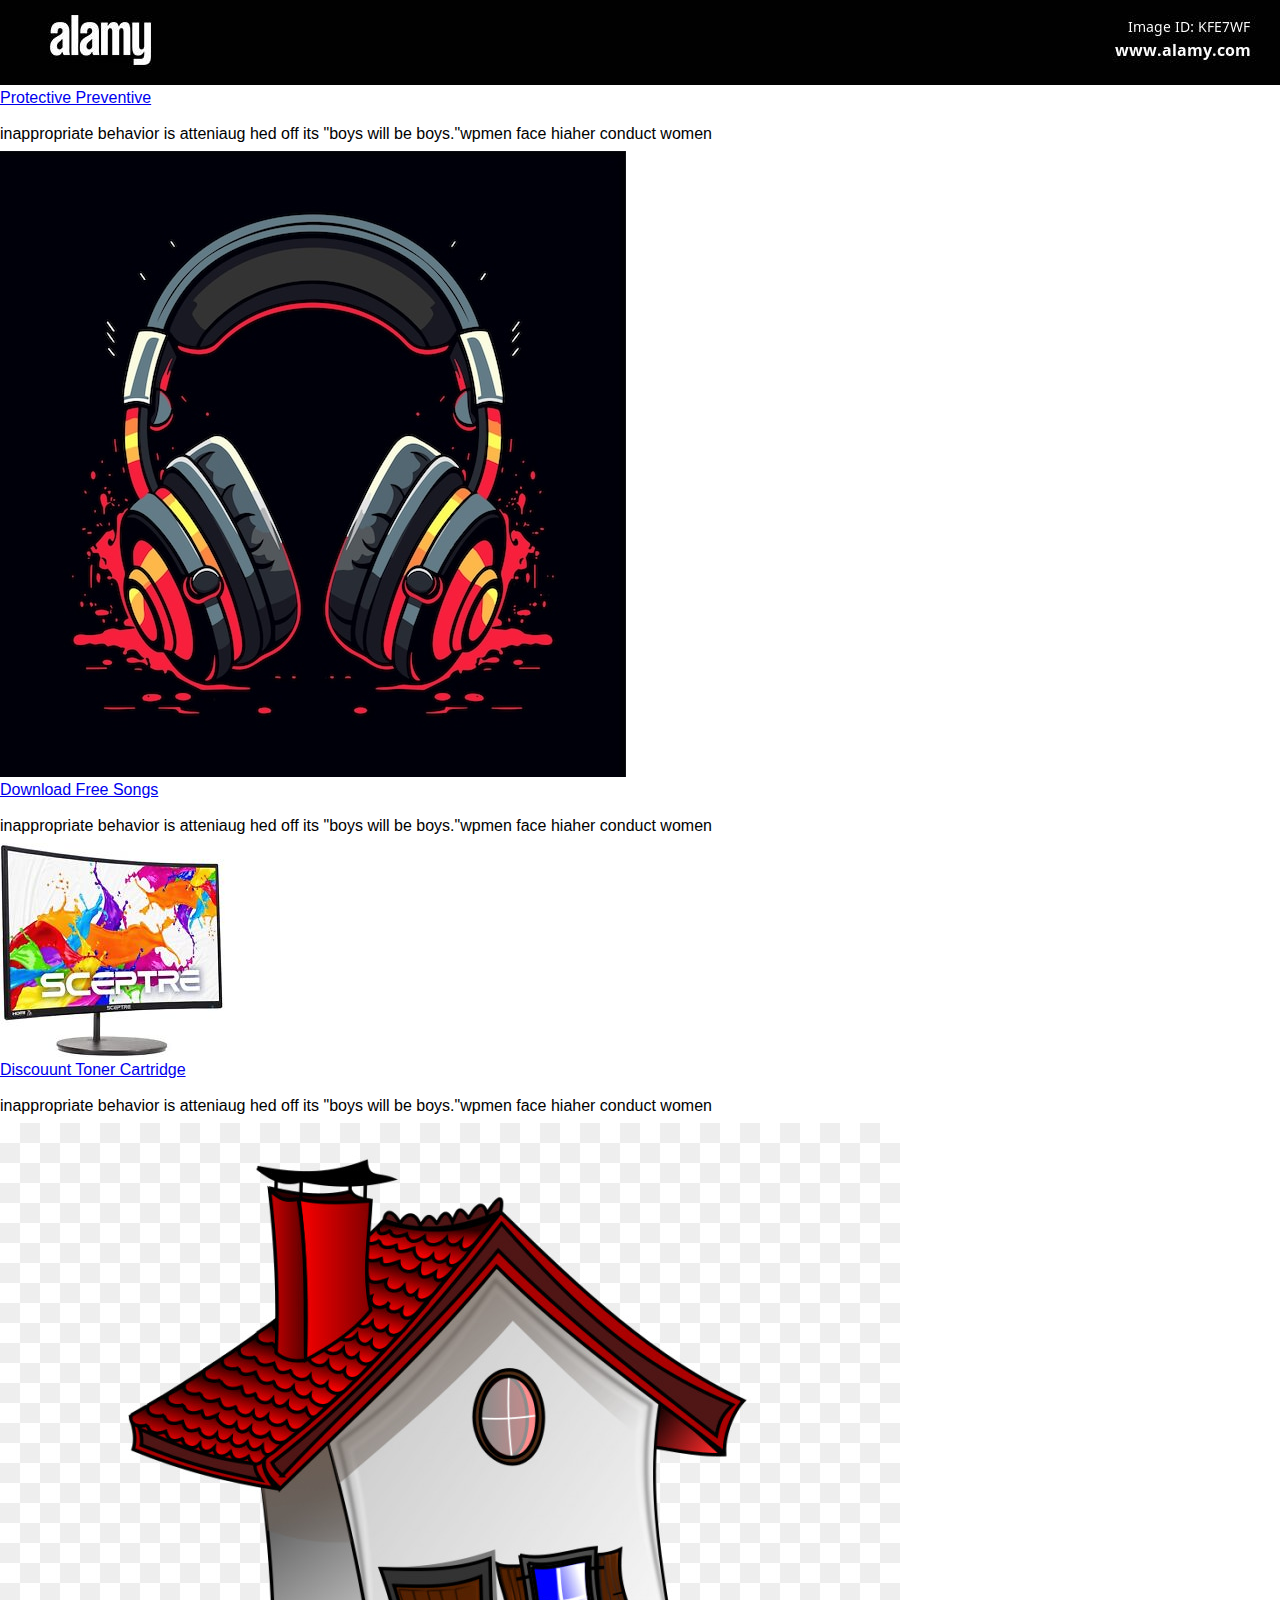
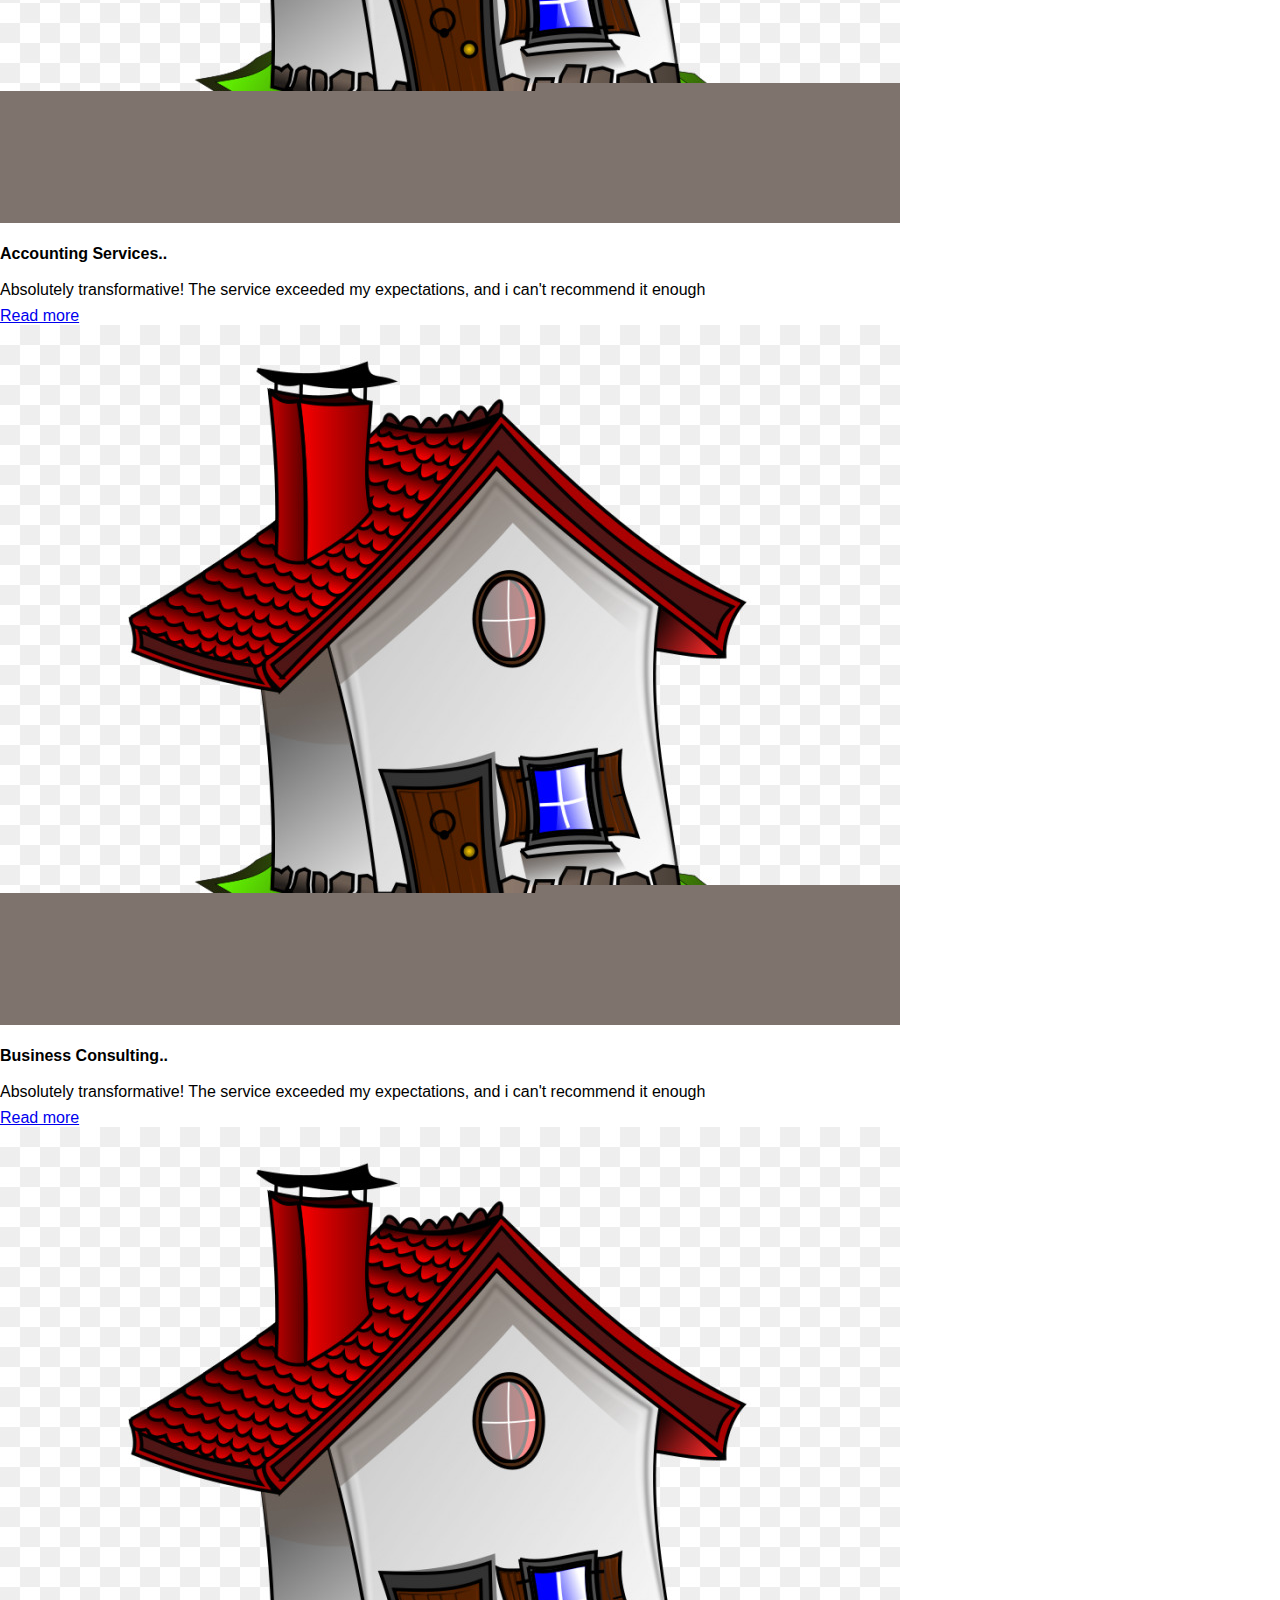
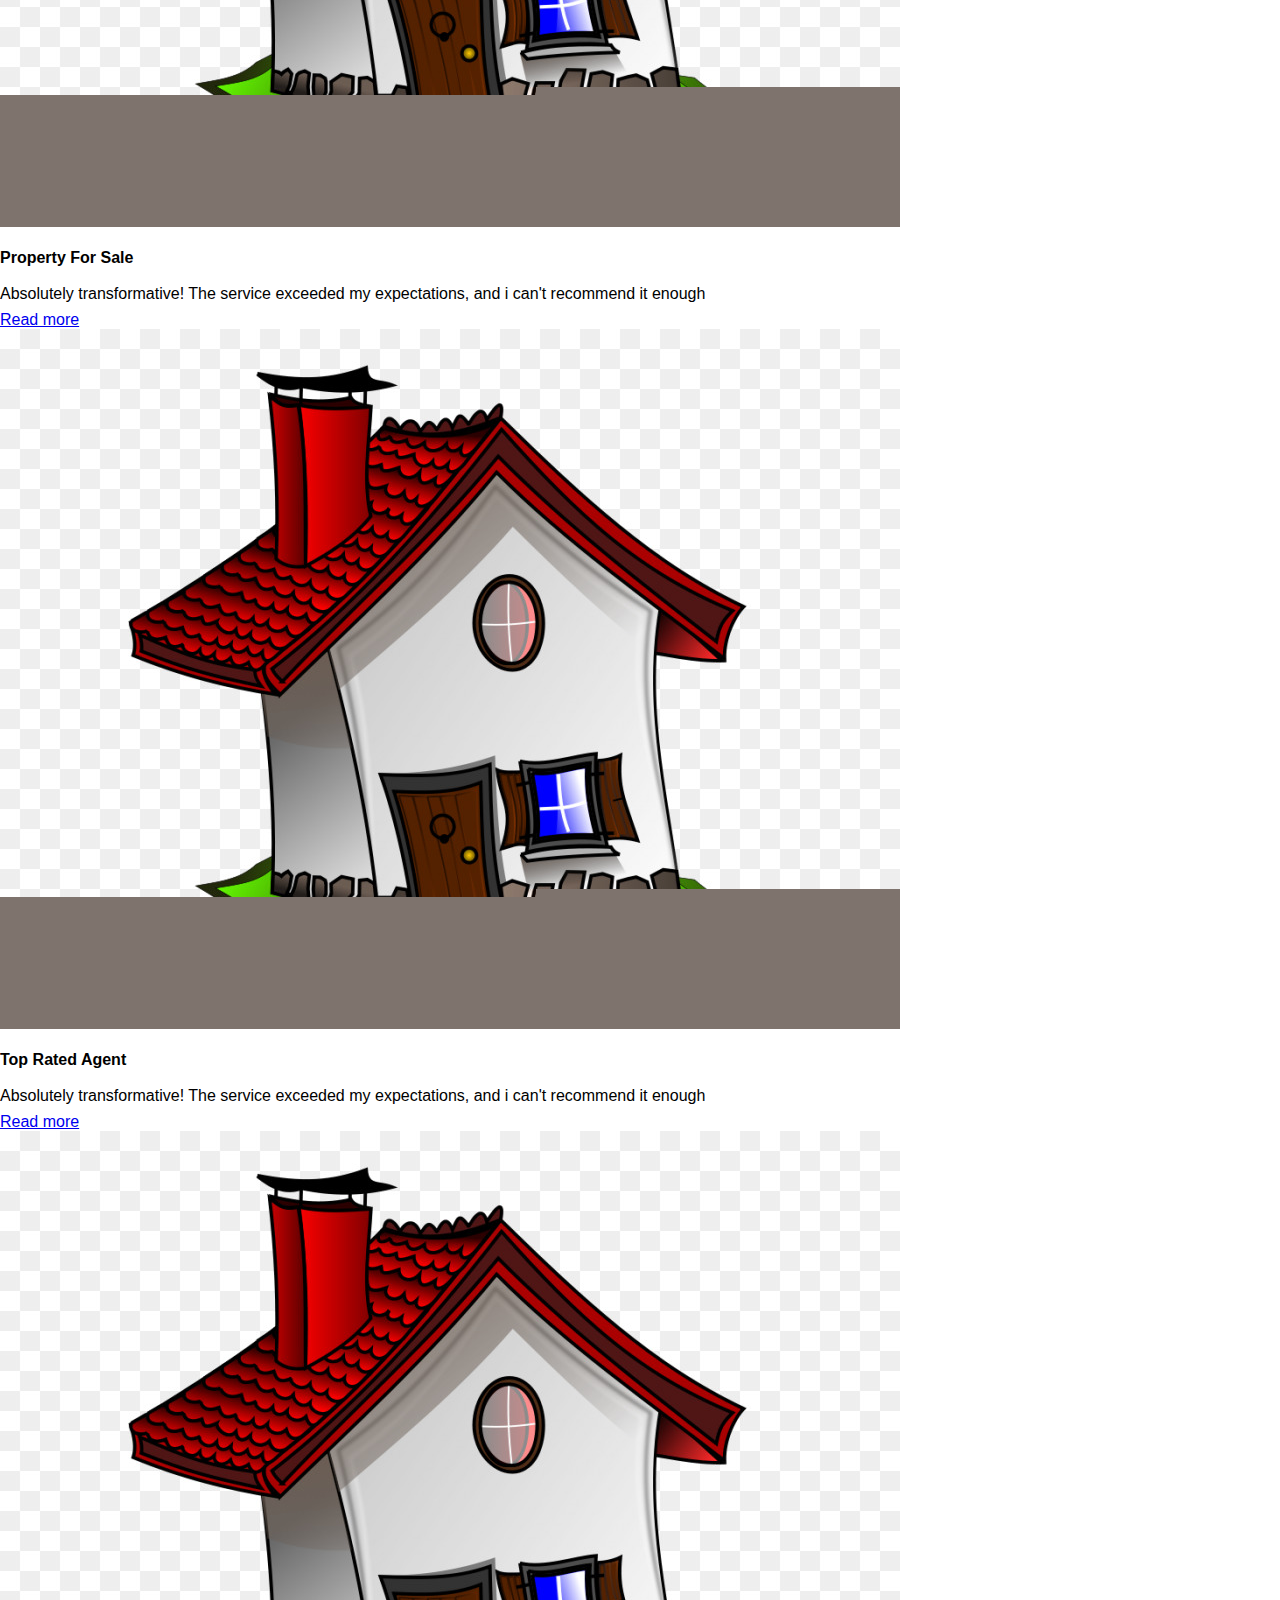
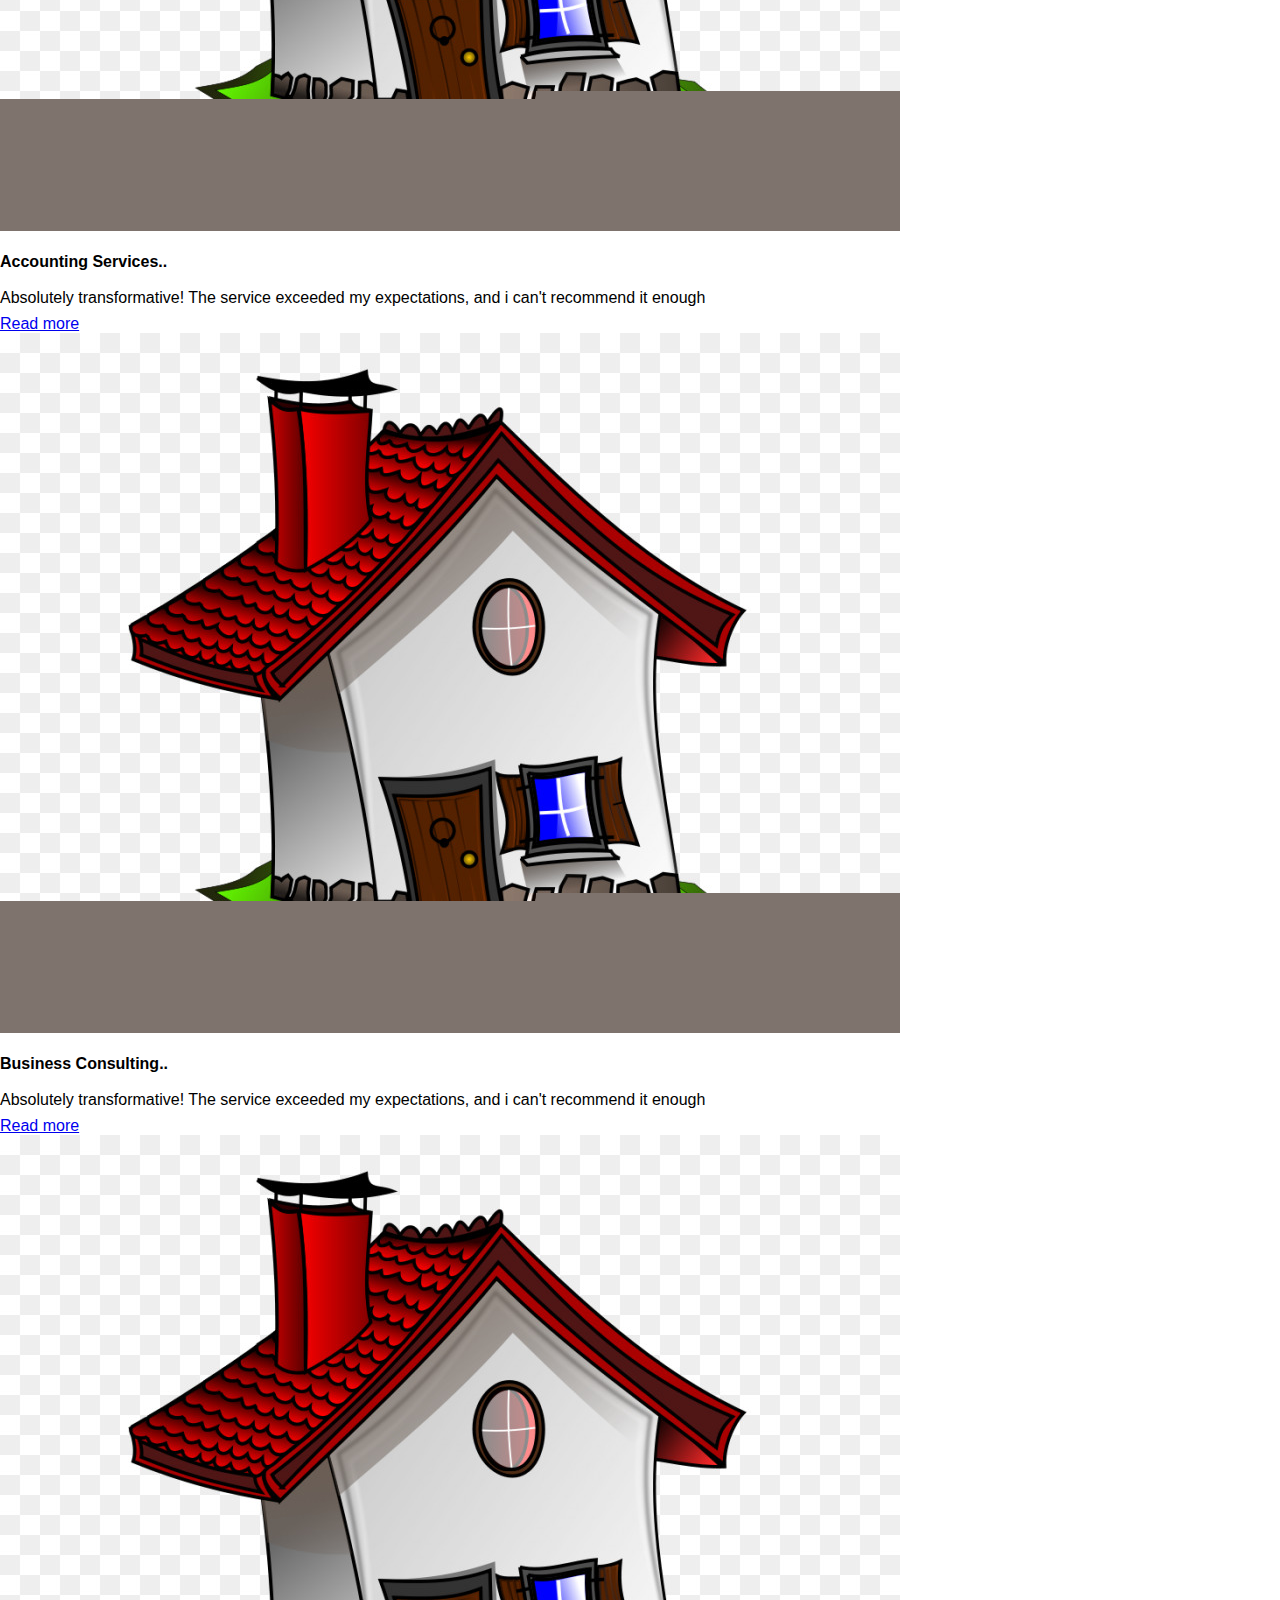
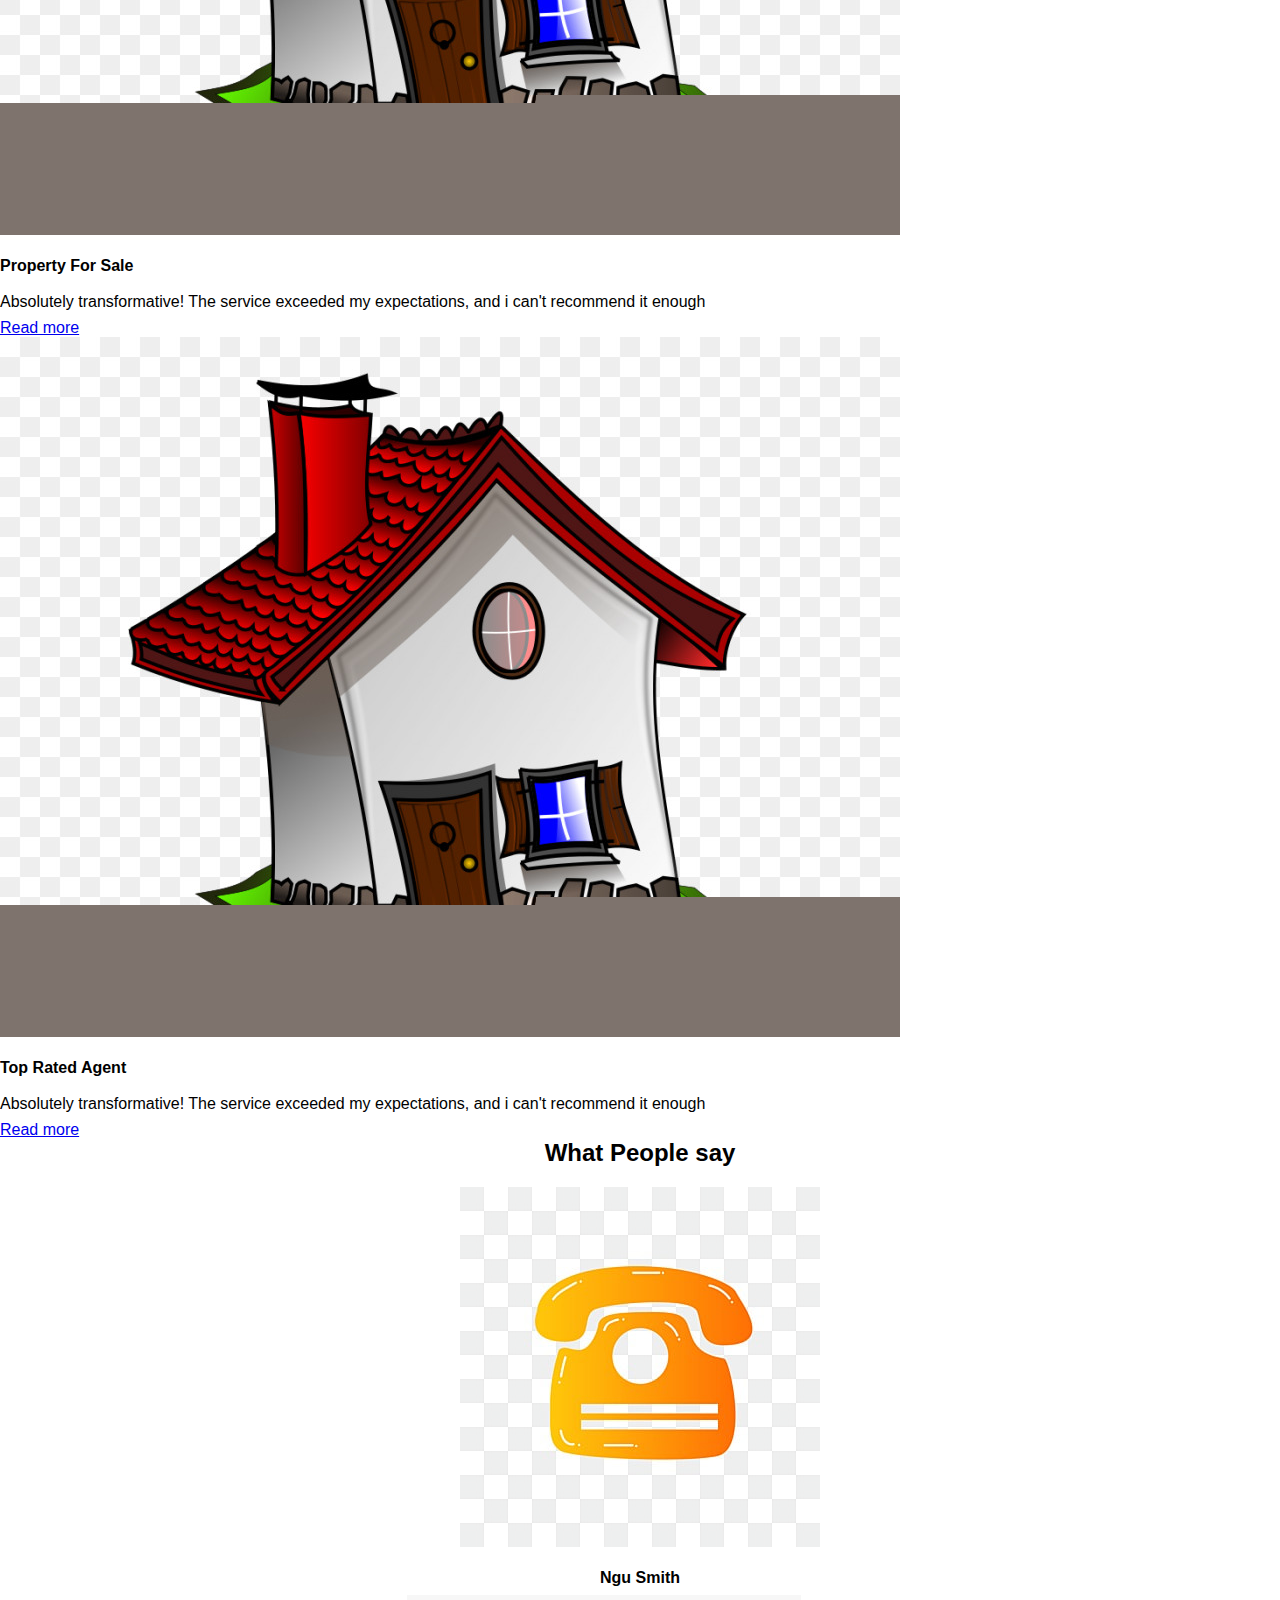
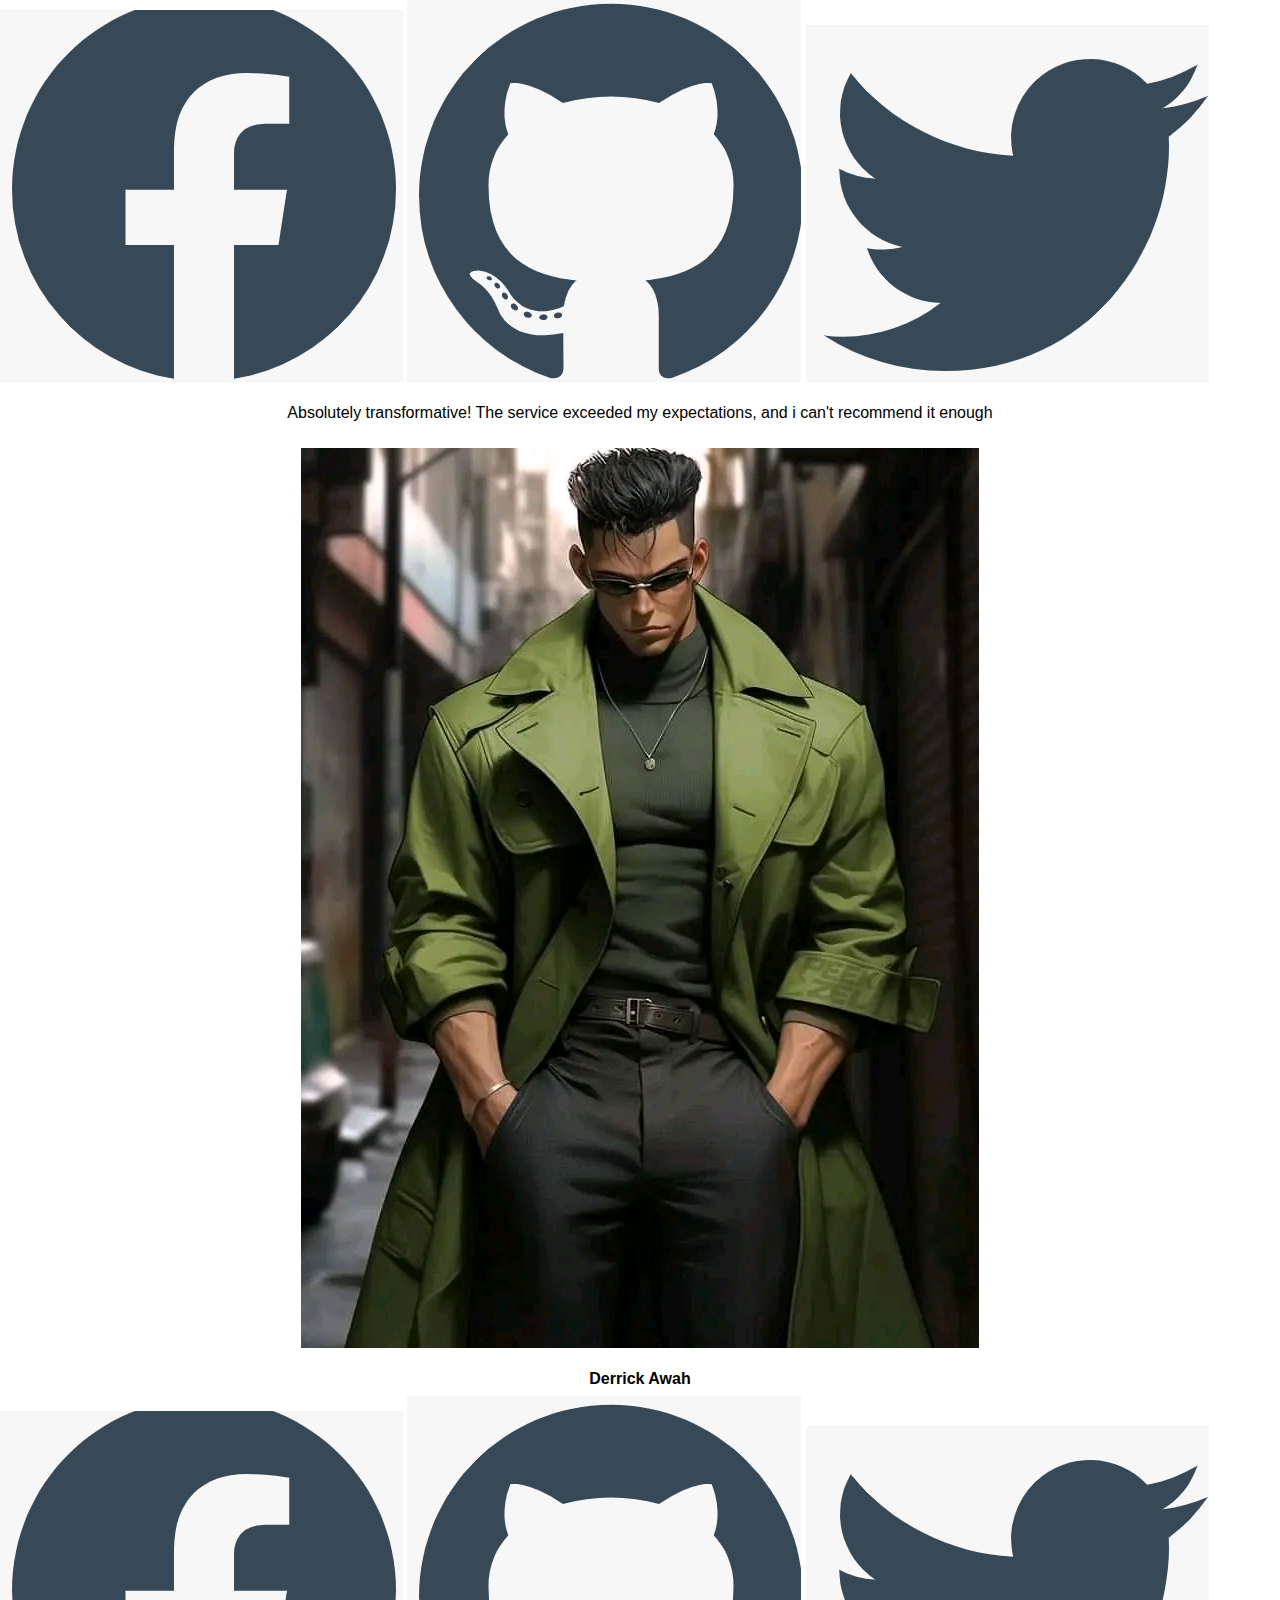
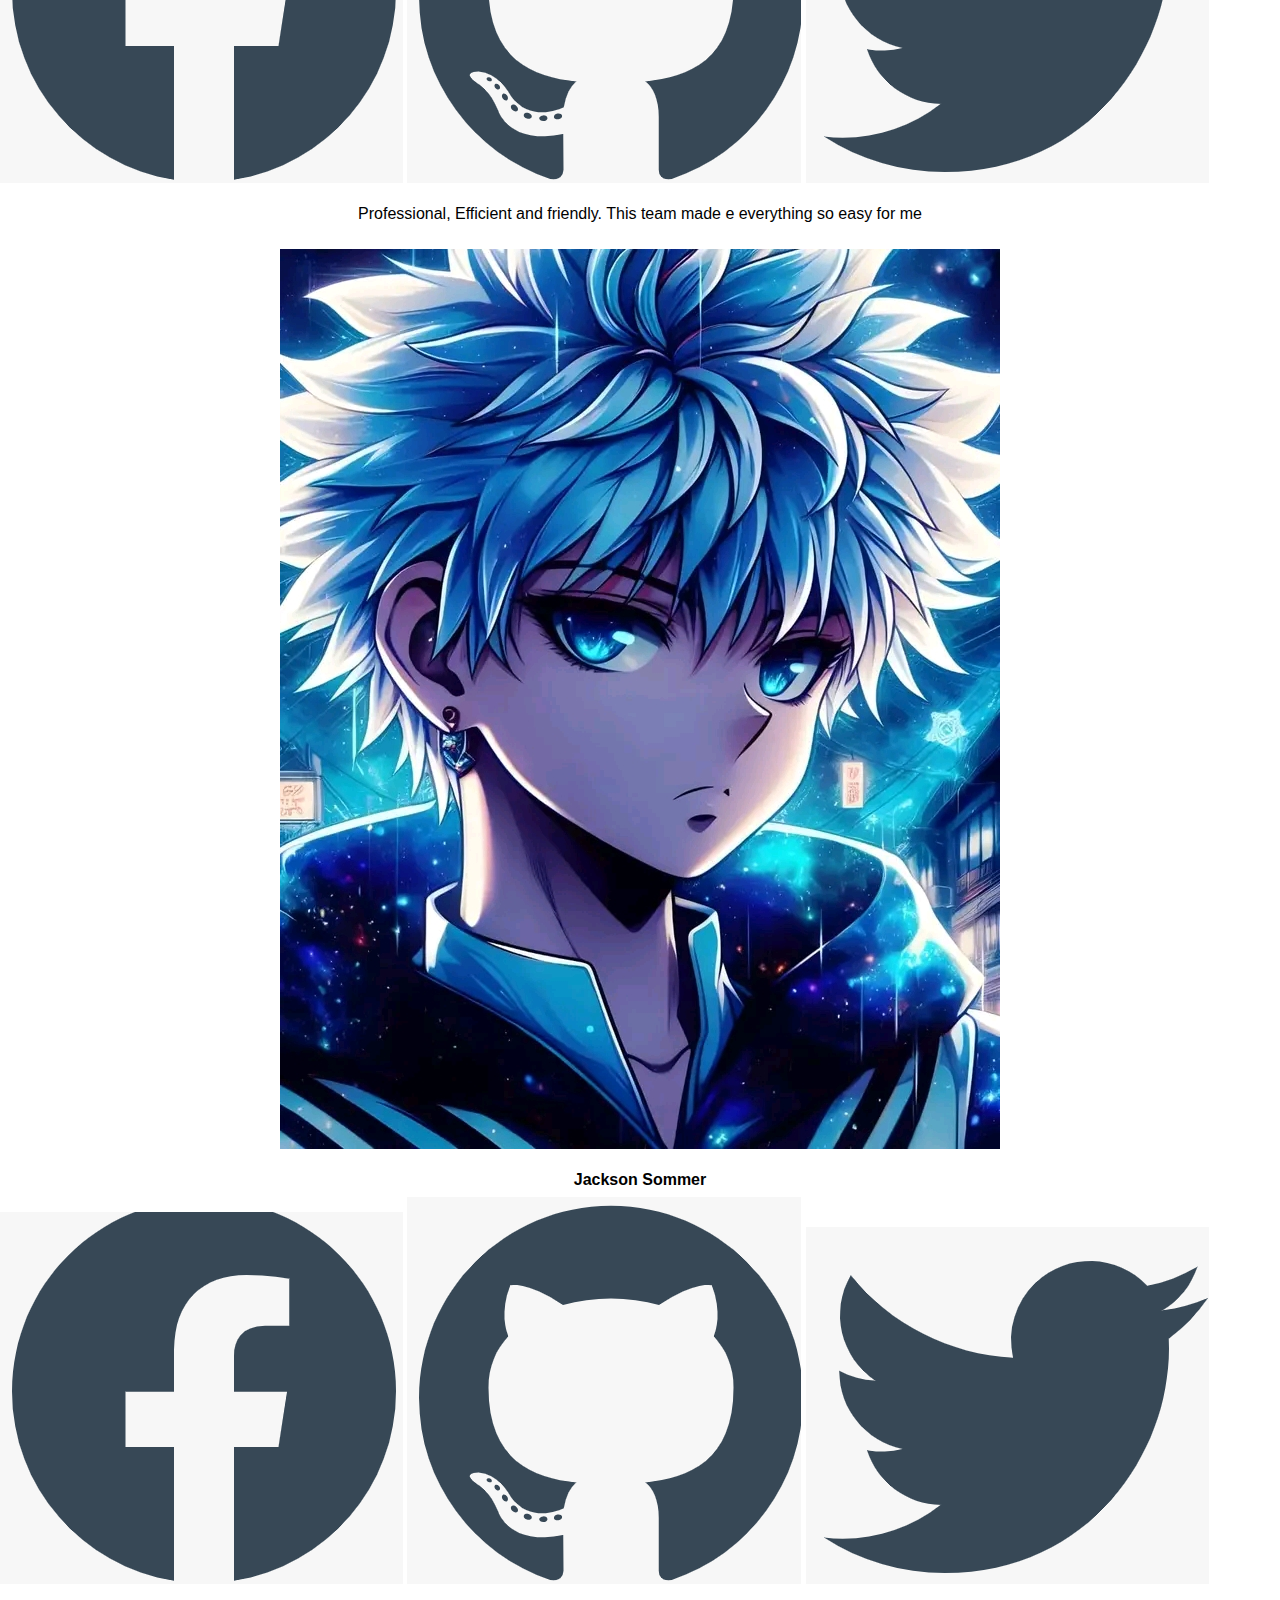
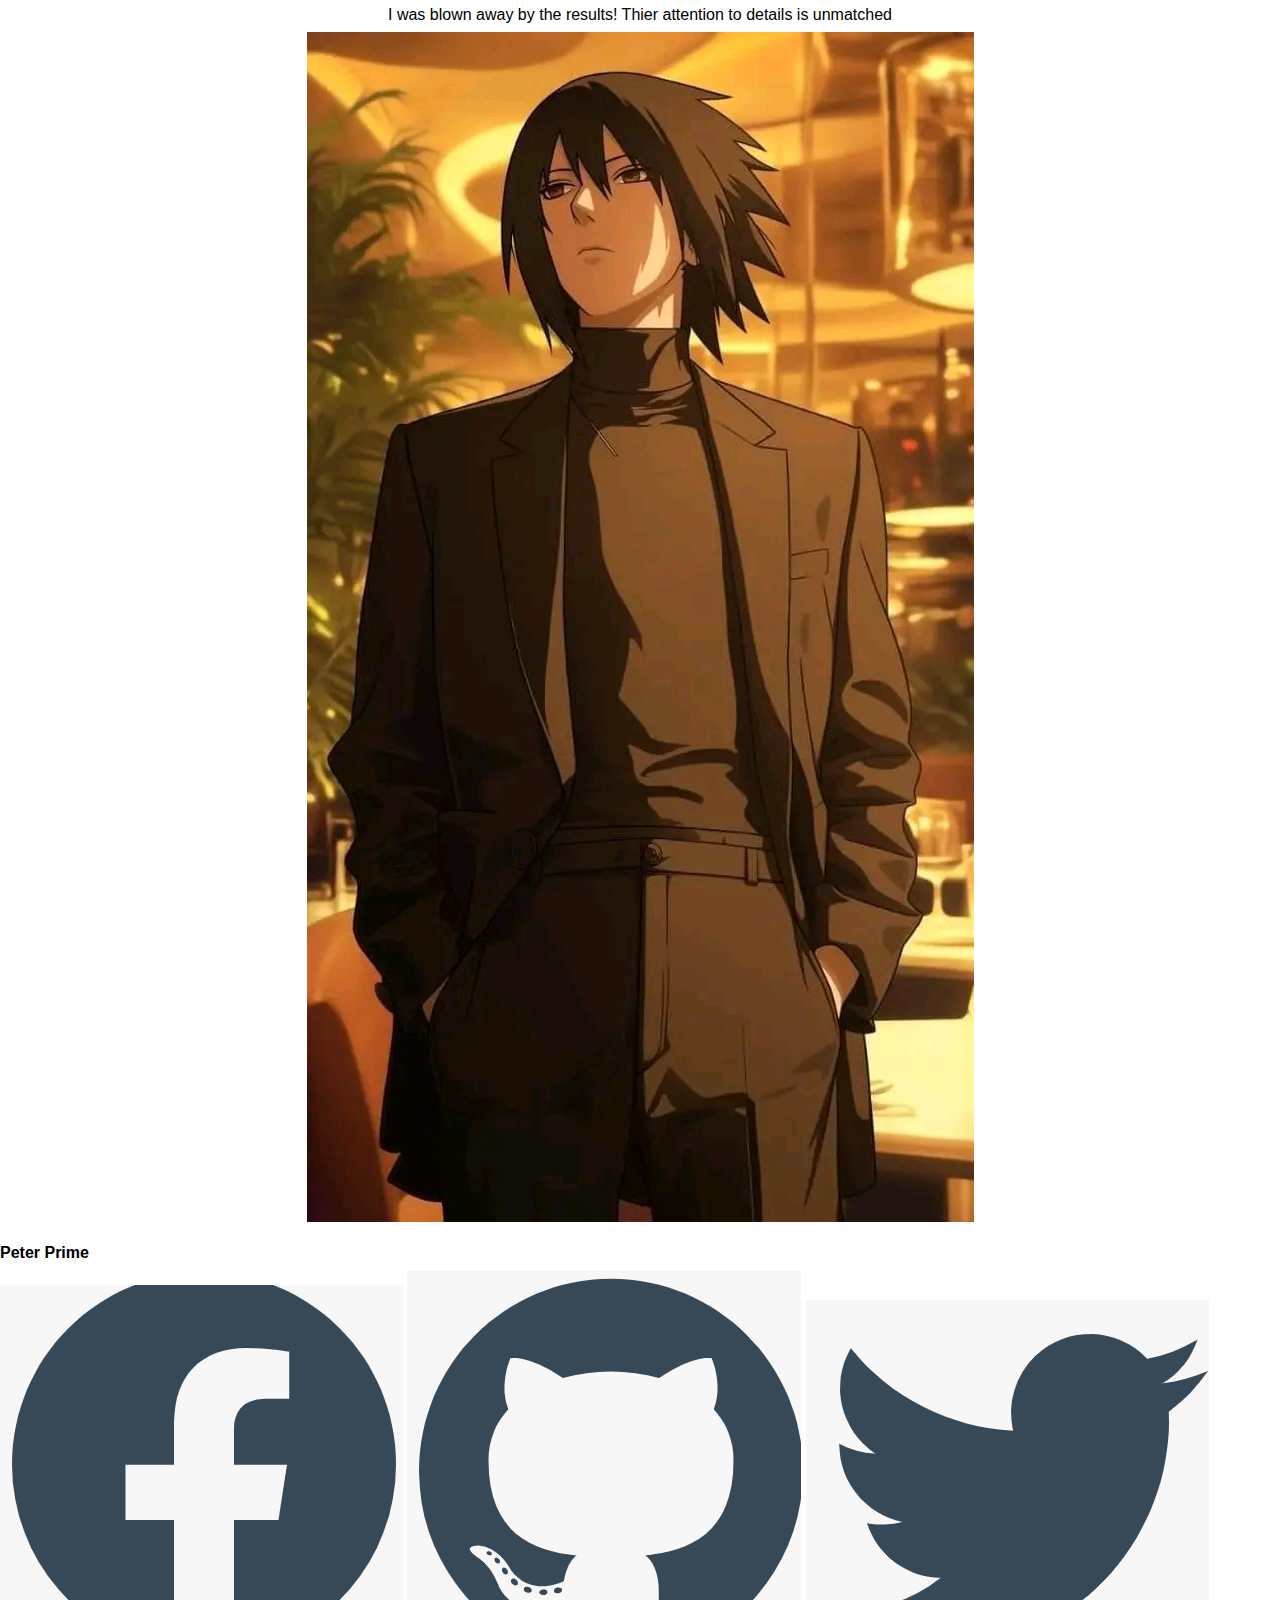
<file: service.html>
<!DOCTYPE html>
<html lang="en">
<head>
    <meta charset="UTF-8">
    <meta name="viewport" content="width=device-width, initial-scale=1.0">
    <title>Document</title>
    <link rel="stylesheet" href="css/style.css">
</head>
<body class="area">
    <div class="color">
    <div class="banner">
        <div class="header"><h1 class="h1">SERVICES</h1></div>
            <div class="links"><a href="index.html">Home</a>/<a href="service.html"> Services</a></div>
            </div>
            <br><br>
            <h4><b><center>WHAT WE OFFER TO OUR SUPPORTERS</center></b></h4>
            <div id="offer">
                
                <div class="box1">
                    <img src="images/depositphotos_173215554-stock-photo-internet-global-network-icon-glassy.jpg"><br>
                    <div class="links"><a href="#">Popular uses of the internet</a></div>
                    <p>inappropriate behavior is atteniaug hed off its "boys will be boys."wpmen face hiaher conduct women</p>
                </div>
                <div class="box2">
                    <img src="images/engineer-icon-man-in-hard-hat-buider-symbol-KFE7WF.jpg"><br>
                    <div class="links"><a href="#">Protective Preventive</a></div>
                    <p>inappropriate behavior is atteniaug hed off its "boys will be boys."wpmen face hiaher conduct women</p>
                </div>
                <div class="box3">
                    <img src="images/tshirt-headset-gamer-vector-logo-rgb_928305-51.jpg"><br>
                    <div class="links"><a href="#">Download Free Songs</a></div>
                    <p>inappropriate behavior is atteniaug hed off its "boys will be boys."wpmen face hiaher conduct women</p>
                </div>
                <div class="box4">
                    <img src="images/s-l225 - Copy.jpg"><br>
                    <div class="links"><a href="#">Discouunt Toner Cartridge</a></div>
                    <p>inappropriate behavior is atteniaug hed off its "boys will be boys."wpmen face hiaher conduct women</p>
                </div>
            </div>
    
    



            <div class="box">
                <div class="box1">
                <img src="images/kisspng-clip-art-computer-icons-house-vector-graphics-imag-png-cartoon-house-vector-clipart-psd-peoplepng-5c903fc82f1993.7023575315529573841929 - Copy.jpg">
                <b><p class="p">Accounting Services..</p></b>
                
                    <div class="para1">
                    <p>Absolutely transformative! The service
                             exceeded my expectations, and i can't recommend it enough</p>
                    </div>

                    <div class="line"><a href="#">Read more</a></div>
                </div>
                <div class="box2">
                <img src="images/kisspng-clip-art-computer-icons-house-vector-graphics-imag-png-cartoon-house-vector-clipart-psd-peoplepng-5c903fc82f1993.7023575315529573841929 - Copy.jpg">
                <b><p class="p">Business Consulting..</p></b>
                
                    <div class="para1">
                        <p>Absolutely transformative! The service
                            exceeded my expectations, and i can't recommend it enough</p>
                    </div>
                    <div class="line"><a href="#">Read more</a></div>
                </div>
                <div class="box3">
                <img src="images/kisspng-clip-art-computer-icons-house-vector-graphics-imag-png-cartoon-house-vector-clipart-psd-peoplepng-5c903fc82f1993.7023575315529573841929 - Copy.jpg">
                <b><p class="p">Property For Sale</p></b>
                
                    <div class="para1">
                        <p>Absolutely transformative! The service
                            exceeded my expectations, and i can't recommend it enough</p>
                    </div>
                    <div class="line"><a href="#">Read more</a></div>
                </div>
                <div class="box4">
                <img src="images/kisspng-clip-art-computer-icons-house-vector-graphics-imag-png-cartoon-house-vector-clipart-psd-peoplepng-5c903fc82f1993.7023575315529573841929 - Copy.jpg">
                <b><p class="p">Top Rated Agent</p></b>
                
                    <div class="para1">
                    <p>Absolutely transformative! The service
                        exceeded my expectations, and i can't recommend it enough</p>
                    </div>
                    <div class="line"><a href="#">Read more</a></div>
                </div>
            </div>
         </div>





         <div class="box">
            <div class="box1">
            <img src="images/kisspng-clip-art-computer-icons-house-vector-graphics-imag-png-cartoon-house-vector-clipart-psd-peoplepng-5c903fc82f1993.7023575315529573841929 - Copy.jpg">
            <b><p class="p">Accounting Services..</p></b>
            
                <div class="para1">
                <p>Absolutely transformative! The service
                         exceeded my expectations, and i can't recommend it enough</p>
                </div>

                <div class="line"><a href="#">Read more</a></div>
            </div>
            <div class="box2">
            <img src="images/kisspng-clip-art-computer-icons-house-vector-graphics-imag-png-cartoon-house-vector-clipart-psd-peoplepng-5c903fc82f1993.7023575315529573841929 - Copy.jpg">
            <b><p class="p">Business Consulting..</p></b>
            
                <div class="para1">
                    <p>Absolutely transformative! The service
                        exceeded my expectations, and i can't recommend it enough</p>
                </div>
                <div class="line"><a href="#">Read more</a></div>
            </div>
            <div class="box3">
            <img src="images/kisspng-clip-art-computer-icons-house-vector-graphics-imag-png-cartoon-house-vector-clipart-psd-peoplepng-5c903fc82f1993.7023575315529573841929 - Copy.jpg">
            <b><p class="p">Property For Sale</p></b>
            
                <div class="para1">
                    <p>Absolutely transformative! The service
                        exceeded my expectations, and i can't recommend it enough</p>
                </div>
                <div class="line"><a href="#">Read more</a></div>
            </div>
            <div class="box4">
            <img src="images/kisspng-clip-art-computer-icons-house-vector-graphics-imag-png-cartoon-house-vector-clipart-psd-peoplepng-5c903fc82f1993.7023575315529573841929 - Copy.jpg">
            <b><p class="p">Top Rated Agent</p></b>
            
                <div class="para1">
                <p>Absolutely transformative! The service
                    exceeded my expectations, and i can't recommend it enough</p>
                </div>
                <div class="line"><a href="#">Read more</a></div>
            </div>
        </div>
     </div>


            
    </div>
    <h2 class="header2"><b>What People say</b></h2>
    <div class="saying">
        <div class="num1">
        <center><img src="images/pngtree-cartoon-hand-drawn-telephone-symbol-vector-diagram-png-image_4158479 - Copy.png"></center>
        <center><b><p class="p">Ngu Smith</p></b></center>
        <div class="icon">
            <img src="images/Screenshot 2024-08-06 033855.png">
            <img src="images/Screenshot 2024-08-06 034109.png">
            <img src="images/Screenshot 2024-08-06 034207.png">
        </div>
            <div class="para1">
            <center><p>Absolutely transformative! The service
                     exceeded my expectations, and i can't recommend it enough</center></p>
            </div>
        </div>
        <div class="num2">
        <center><img src="images/joy.jpg"></center>
        <b><center><p class="p">Derrick Awah</p></center></b>
        <div class="icon1">
            <img src="images/Screenshot 2024-08-06 033855.png">
            <img src="images/Screenshot 2024-08-06 034109.png">
            <img src="images/Screenshot 2024-08-06 034207.png">
        </div>
            <div class="para1">
            <center><p>Professional, Efficient and friendly. This team made e
                    everything so easy for me 
                </center></p>
            </div>
        </div>
        <div class="num3">
        <center><img src="images/1722851291930.jpg"></center>
        <b><center><p class="p">Jackson Sommer</p></center></b>
        <div class="icon2">
            <img src="images/Screenshot 2024-08-06 033855.png">
            <img src="images/Screenshot 2024-08-06 034109.png">
            <img src="images/Screenshot 2024-08-06 034207.png">
        </div>
            <div class="para1">
            <center><p>I was blown away by the results! Thier attention  to details is unmatched</p></center>
            </div>
        </div>
        <div class="num4">
        <center><img src="images/1722851378054.jpg"></center>
        <b><p class="p">Peter Prime</p></b>
        <div class="icon3">
            <img src="images/Screenshot 2024-08-06 033855.png">
            <img src="images/Screenshot 2024-08-06 034109.png">
            <img src="images/Screenshot 2024-08-06 034207.png">
        </div>
            <div class="para1">
            <center><p>The best decision i made was choosing this service . Truely top-notch!</p></center>
            </div>
        </div>
    </div>
 </div>

</body>
</html>
</file>
<file: css/style.css>
*{
    padding: 0;
    margin: 0;
    box-sizing: border-box;
    font-family: sans-serif;
    cursor: pointer;
    
}
/* ==================Responsive section ====================== */
@media screen and (max-width:576px) {
    /* ======nav-bar section */
    .nav-section{
        display: block;
        flex-direction: row;
        margin-left: 5px;
        gap: 5cm;
        padding: 0;
        background-color:azure;
        height: 70px;
        padding-top: 25px;
    }
    /* =============about section================ */
    
.aboutpage-flex{
    display:block;
     gap: 2rem;
    margin-left: 4rem;
    margin-right: 4rem;
    padding-bottom: 3rem;
   }
}

/*============================== nav-bar section========================*/

.nav-section{
    display: flex;
    flex-direction: row;
    margin-left: 5px;
    gap: 5cm;
    padding: 0;
    background-color:azure;
    height: 70px;
    padding-top: 25px;

    
}
.logo{
    width: 10%;
    margin: 0;
    
} 

.logo img{
    height: 2rem;
    width: 2rem;
}
ul li{
    display: inline-block;
    padding: 7px;
    padding-top: 0; 
}
li:hover{
     background-color: rgb(121, 224, 30);
     color: white;
     border-radius: 6px;
}
.nav-bar{
    width: 70%;
    text-align: center;

}
.search-bar{
    width: 20%;
    
}

.search-bar a {
    border: 0;
    background-color:rgb(121, 224, 30);
    border-radius: 10px;
    padding: .5rem .9rem;
    text-decoration: none;
    color: white;
}
/*========================main banner section============================*/

.get-started {
    background-color:rgb(121, 224, 30);
    border-radius: 10px;
    padding: .5rem .9rem;
    text-decoration: none;
    color: white;
}

.get{
    margin-top: 3rem;
}

.main-banner{
    background-image: url('../images/Screenshot\ 2024-08-05\ 070132.png');
    background-repeat: repeat-x;    
    height: 70vh;
    margin-top: 4px; 
}
.main-banner h1{
    text-align: center;
    padding-top: 10rem;
    font-weight:bolder;
    
}
.main-banner p{
    text-align: center;
    font-size: 15px;
}
.main-banner, .get-started{
    text-align: center; 

}
/* =========================== about page section =================== */
.about-page{
    margin-top: 2rem;
}
.abouth1{
    margin-left: 4rem;
    margin-bottom: 2rem;
}
.aboutpage-flex{
    display: flex;
    gap: 2rem;
    margin-left: 4rem;
    margin-right: 4rem;
    padding-bottom: 3rem;
}
.radio-span{
    padding-top: 1rem;
    padding-bottom: 0.3rem;
 }
#about-left , #about-right{
    background-color: whitesmoke;
} 
#about-left{
    width: 95%;
}
#about-left p{
    padding: 0.8rem 1rem;
}
#about-left .radio-span{
    padding: 0.8rem 1rem;

}
#about-right{
    width: 95%;
}
#about-right p{
    padding: 0.8rem 1rem;

}
.aboutpage-btn{
    width: 7rem;
    height: 1.5rem;
    border-radius: 15px;
    border-color:rgb(121, 224, 30) ;
    color:rgb(121, 224, 30);
    margin: 0.8rem 1rem;

}
*{
    padding: 0;
    margin: 0;
    box-sizing: border-box;
    font-family: sans-serif;
}

.aboutpage-btn:hover{
    background-color:rgb(121, 224, 30);
    color: white;
}
.readmore{
    margin-top: 2rem;
}
/* ======================partnership section========================== */
#patner{
    height: 13rem;
    background-color: whitesmoke;
    margin-bottom: 2rem;

}
.partner-section{
   
    display: flex;
    flex-direction: row;
    gap: 1.5rem;
    margin: 40px;
    margin-left: 0;
    margin-right: 0;
   
}
#patner div{
    margin: 3rem auto 3rem auto;
    
}
.patner-img{
    height: 5rem;
    width: 5rem;

}
.patner-img:hover{
    height: 6rem;
    width: 6rem;
}

/*=========================what we offer section===========================*/
.supporters-flex{
    display: flex;
    gap:15px;
    margin-left: 35px;
    
    
}
.supporters-flex article{
    background-color: whitesmoke;
    width: 19rem;

}
h2{
    text-align: center;
    margin-bottom: 20px;
}
article div{
    width: 19rem;
    height: 60%;   
}
article div a, p{
    padding:.1rem auto ;   
    margin: .5rem auto;
}
.img-width{
    width: 18.9rem;
    height: 10rem;
}
div p{
    padding-top: 10px;
}
.link-decoration{
    text-decoration: none;
    margin: 4rem 0 4rem 0;
}
/*==================================Achievement section=====================*/
.Achievement{
    margin-top: 25px;

}
.Achievement-flex{
    display: flex;
    height: 15rem;
     margin-left: 50px;
     
}
.Achievement-flex div{
    text-align: center;
    width: 18rem;
    }
.Achievement-logo{
    height: 3rem;
}
.Achievement-back{
    margin: 9px;
    height: 13rem;
    padding-top: 10px;
    background-color: aliceblue;
}
#paddin-top{
    padding-top: 2rem;
}
/*============================= blog post section=========================*/
.blog-flex{
    display: flex;
    padding-left: 40px;
}
.blog-flex div{
    width: 19rem;
    margin-right: 20px;
    border: 2px;
    background-color: whitesmoke;
    
}
.blog-img{
    width: 18.9rem;
}
h4 {
    padding-top: 10px;
    padding-bottom: 10px;
}
.blog-btn{
    width: 5rem;
    height: 1.5rem;
    border-radius: 10px;
    color:black;
    border: 0;
    background-color:aliceblue;
}

/*==============================testimonial section======================*/
.testimonial{
    margin-top: 20px;
}
.testimonial-d-flex{
    display: flex;
    gap: 20px;
    margin: 10px;
    margin-bottom: 20px;
    
}
.testimonial-d-flex div{
    
    background-color: whitesmoke;
}
.testimonial-img{
    height: 3rem;
    border-radius: 35% ;
    padding: 7px;
    margin-top: 10px;
    border: red;
    
    
}
.testimonial-icon-size{
    height: 1rem;
    padding: 2px;
    }

/*=======================footer section===============================*/
.footer{
    height: 3rem;
    text-align: center;
    background-color:rgb(121, 224, 30);
    color:black;
    padding-top: 10px;
    font-style: italic;
    font-size: large;
}
/*====================== sign up page==============================*/
.signup-page{
    background-color:darkturquoise;

}
.signup{
    text-align: center;
    padding-top: 20px;
    background-color: white;
    margin-left: 450px;
    margin-right: 450px;
    margin-top: 100px;
    height: 25rem;
}
.Email,.password,.login,.name{
    padding-top: 10px;
    height: 3rem;
    
}
.box-width{
    width: 6cm;
    height: 30px;
    
    
}
#signup-btn{ 
    background-color: darkturquoise;
    color: white;
    font-size: medium;
    border: 0;

}

h1{
    font-family: sans-serif;
    font-weight: lighter;
}
.signup-logo{
    height: 3rem;
}
/*==================== log in section ===============================*/
.login{
    background-color:darkturquoise;

}
.login-page{
    text-align: center;
    padding-top: 20px;
    background-color: white;
    margin-left: 450px;
    margin-right: 450px;
    margin-top: 100px;
    height: 22rem;
}
.login-logo{
    height: 3rem;

}
#login-btn{
    background-color: darkturquoise;
    color: white;
    font-size: medium;
    border: 0;
}
#login-btn:hover{
    background-color: #007bff;
    color: white;
}
.reminder{
    margin: .5rem 0;
}
.btn-box{
    background-color:rgb(121, 224, 30);
    padding: .6rem .9rem;
    text-decoration: none;
    color: white;
    
    
}
.forgotten{
    padding-right: 2cm;
    margin-top: 2px;
    margin-bottom: 4px;
}
.forgotten-password{
    text-decoration: none;
    color: #ccc;
    font-size: 16px;
}
.forgotten-password:hover{
    background-color: #0056b3;
}

/*========================= Blog Page starts here =========================*/

.blue-section {
    background: linear-gradient(to right, rgb(43, 43, 164), #48a2de);
    color: #fff;
    padding: 100px; 
    text-align: center;
}

.h1-head h1 {
    font-weight: bolder;
    padding-bottom: 15px;
}

.nav-head a{
    font-size: 24px; 
    margin: 60px 0; 
    font-weight: lighter;
    text-decoration: none;
    color: white;
}

.nav-head a:hover{
    color: red;
}


/* Container Styles */
.sticky-container {
    display: flex;
    justify-content: center;
    padding: 50px;
}

.sticky-content {
    display: flex;
    background-color: white;
    border-radius: 4px;
    box-shadow: 0 4px 8px rgba(0, 0, 0, 0.1);
    width: 1250px;
    padding: auto;
    box-sizing: border-box;
}

/* Image Styles */

.sticky-img img {
    width: 600px;
    height: 600px;
    max-height: 400px; /* Adjust max-height as needed */
    object-fit: cover;
    border-radius: 10px;
    margin: 30px;
}

/* Info Section Styles */
.sticky-info {
    flex: 2;
    text-align: justify;
    flex-direction: column;
    justify-content: space-between; /* Ensures spacing between elements */
    margin-left: 20px; /* Ensure at least 10px margin from the image */
    margin-top: 35px;
    margin-bottom: 35px;
    margin-right: 35px;
    font-size: x-large;
    padding: auto;
}

.sticky-people-date {
    display: flex;
    align-items: center;
    text-align: justify;
    padding-bottom: 25px;                 /* Space between people/date and next section */
}

.sticky-people {
    font-weight: bold;
    margin-right: 10px;
    padding-right: 150px;
    text-decoration: none;
    color: black;
    font-weight: lighter;
    text-decoration: none;
}

.sticky-date {
    color: #888;
}

.sticker-title{
    text-decoration: none;
}

.sticky-info-title a,
.sticky-view-link {
    text-decoration: none;
    color: black;
}

.sticky-info-title a:hover,
.sticky-view-link:hover {
    text-decoration: underline;
}

.sticky-view{
    padding-bottom: 15px;
}

.sticky-view-link {
    color: blue;
}

.sticky-reaction{
    display: flex;
    cursor: pointer;
    margin-bottom: 25px;
}

.sticky-reaction .love img,
.sticky-reaction .like img,
.sticky-reaction .reply img{
    margin-top: 50px;
    width: 25px;
    height: 25px;
}

.sticky-reaction .love,
.sticky-reaction .like,
.sticky-reaction .reply {
    display: flex;
    flex-direction: column;
    padding-right: 50px;
}
.sticky-view img{
    padding-top: 25px;
    width: 40px;
    height: 45px;
    cursor: pointer;
}

.sticky-text{
    font-family: 'Gill Sans', 'Gill Sans MT', Calibri, 'Trebuchet MS', sans-serif;
    font-size: 22px;
    color: rgba(68, 89, 117, 0.314);
}


/* Container Styles */
.grid-container {
    display: grid;
    grid-template-columns: repeat(3, 1fr);
    gap: 20px;
    padding: 10px;
    max-width: 1300px; /* Set a maximum width */
    margin: 0 auto; /* Center the grid container */
    padding-bottom: 50px;
}

.article-card {
    display: flex;
    flex-direction: column;
    background-color: white;
    border-radius: 3px;
    box-shadow: 0 4px 8px rgba(0, 0, 0, 0.1);
    padding: 30px;
    box-sizing: border-box;
    height: 675px;
}

.article-card img {
    width: 100%;
    height: 275px;
    object-fit: cover;
    border-radius: 4px;
    margin: 0px;
    padding-bottom: 25px;
}

.article-meta {
    display: flex;
    justify-content: space-between;
    align-items: center;
    padding-bottom: 15px;
}

.article-category {
    font-weight: bold;
    color: black;
    text-decoration: none;
}

.article-date {
    color: #888;
}

.reaction{
    display: flex;
    padding-bottom: 25px;
}

.reaction .love img,
.reaction .like img,
.reaction .reply img{
    padding: 5px;
    width: 2.5rem; 
    height: 2.5rem;
}

.reaction .love,
.reaction .like,
.reaction .reply {
    display: flex;
    flex-direction: column;
    padding-right: 25px;
}

.reaction .love .count,
.reaction .like .count,
.reaction .reply .count{
    margin-left: 5px;
}

.article-title a {
    text-decoration: none;
    color: black;
    padding-top: 0px;
}

.article-title{ 
    padding-bottom: 10px;
    font-family: Cambria, Cochin, Georgia, Times, 'Times New Roman', serif;
    font-size: 24px;
}

.sub-title{
    padding-bottom: 25px;
}

.article-link a {
    text-decoration: none;
    color: #007bff;
    font-weight: bold;
    padding-right: 5px;
}

.article-link{
    display: flex;
}

.article-link img{
    width: 40px;
    height: 40px;
    font-weight: bolder;
    cursor: pointer;
}

.article-link a:hover,
.article-title a:hover {
    color: blue;
}


.superposed-block {
    background-color: white;
    padding: 0 0 0 0;
    margin: 0 auto;
    width: fit-content;
    box-shadow: 0 0 5px rgba(0, 0, 0, 0.1);
    margin-bottom: 100px;
}

.navigation-list {
    list-style-type: none;
    display: flex;
    justify-content: center;
    gap: 1px; /* Reduce gap between items */
}

.nav-link {
    text-decoration: none;
    color: black;
    padding: 0 0;
    margin: 0 0;
    border: 1px solid transparent;
    border-radius: 5px;
}

#nav-link-2 {
    background-color: blue;
    color: white;
    border-radius: 10%;
    padding: 10px 10px; /* Adjust padding to make the link circular */
}

.icon-link {
    display: flex;
    justify-content: center;
    align-items: center;
    width: 20px;
    height: 20px;
    background-color: grey;
    color: white;
    text-decoration: none;
    border-radius: 5px;
}

/* General styling for the subscribe section */
 .subscribe-form{
    display: flex;
    flex-direction: row;
    align-items: center;
    background-color: #f9f9f9;
    padding: 20px;
    border: 1px solid #ddd;
    border-radius: 10px;
    width: 300px;
    margin: 0 auto;
    box-shadow: 0 2px 5px rgba(0, 0, 0, 0.1);
}

.subscribe-form img{
    width: 15px;
    height: auto;
}

/* Styling for the subscribe header */
/* Styling for the subscribe title */
#subscribe-header {
    color: blue;
    text-align: center;
    margin-bottom: 25px;
    font-size: 36px;
}

/* Styling for the subscribe form */
.subscribe-form {
    width: 50%;
    display: flex;
    align-items: center;
    justify-content: center;
    margin-bottom: 100px;
}

/* Styling for the input field */
.subscribe-input {
    padding: 10px;
    border: 1px solid #ccc;
    border-radius: 5px;
    width: 800px;
    margin-right: 10px;
    outline: none;
}

.subscribe-input::placeholder {
    color: #aaa;
}

/* Styling for the button */
.subscribe-button {
    display: flex;
    align-items: center;
    padding: 10px 1px;
    background-color: #007bff;
    border: none;
    border-radius: 5px;
    color: white;
    cursor: pointer;
    outline: none;
}

.subscribe-button:hover {
    background-color: #0056b3;
}

/* Styling for the span inside the button */
.subscribe-button-text {
    margin-right: 5px;
}

/*========================= Blog Ends starts here =========================*/
/*========================= Footer starts here =========================*/
.Footer{
    display: flex;
    margin-left: 250px;
}

.hero-section{
    display: flex;
}

.Footer img{
    height: 25px;
    width: 25px;
}

.rule{
    border-top: 2px solid white;
    margin: 0 auto;
    width: 75%;
    margin-top: 35px;
    margin-bottom: 35px;
}

.foot-container{
    background: linear-gradient(to right, rgba(43, 43, 164), #48a2de);
    padding: 15px;
    width: 100%;
    margin-bottom: 5px;
    margin: 0 auto;
}

.head a{
    font-size: 16px;
    font-weight: bolder;
    color: skyblue;
}

.items ul li a{
    font-size: 12px;
    color:rgb(12, 161, 144);
    font-weight: xx-small;
    text-decoration: none;
    display: block;
    cursor: pointer;
}

.flex-b{
    margin-right: 35px;
    margin-left: 50px;
}

.flex-b a{
    text-decoration: none;
}

.head span{
    color: red;
    padding-left: 300px;
    font-size: 24px;
}

.hero-section{
    display: flex;
}

.copy{
    color: white;
    font-weight: xx-small;
    padding-right: 300px;
    margin: 0 auto;
}

.hero-image{
    padding-right: 300px;
    margin: 0 auto;
}

.logo-1{
    margin-right: 150px;
    margin: 0 auto;
}


/*============== Footer Ends HERE!!! ===================*/
</file>
<file: css/contact.css>
/* BODY */

    * {
        padding: 0;
        margin: 0;
        box-sizing: border-box;
        font-family: sans-serif;
    }


         /* Header CSS */

    .main-contact {
        background-image: url("../images/BACK.jpg");
        background-repeat: no-repeat;
        background-size: cover;
        background-blend-mode: hue;
        background-position: center;
        text-align: center;
        height: 350px;
        padding: 100px;
        color: rgb(255, 255, 255);
        gap: 5rem;
    }


    #contact-us {
        font-size: 30;
    }

    #Home4 {
        padding: 30px;
        text-align: center;
        color: white;
    }

    .contact-us {
        color: white;
        text-decoration: none;
        font-size: small;
    }

   
            /* Contact-Us informations CSS*/

    .contact {
        background-color: whitesmoke
    }

    .column1{
       /* padding: 20px; */
       /* gap: 5rem; */
       margin: 0 5rem ;
    }

    .container-choices {
        margin: 0 10rem;
        padding: 4rem 0;
        display: flex;
        flex-direction: row;
    }

    

              /* CALL SECTION CSS*/
    .call {
        display: flex;
        flex-direction: row;
        gap: .5rem;
    }

    .call img {
        height: 3rem;
    }

    .call-text {
        display: flex;
        flex-direction: column;
    }


             /*  Open section CSS */

    .open_hours {
        display: flex;
        flex-direction: row;
        gap: .5rem;
        margin: 1rem 0 1rem 0;
        font-size: small;
    }

    .open-img img {
        height: 3rem;
    }

    .open-text {
        display: flex;
        flex-direction: column;
        gap: .5rem;
    }


          /* Email section CSS*/

    .email {
        display: flex;
        flex-direction: row;
        gap: .5rem;
        margin: 1rem 0 1rem 0;
        font-size: small;
    }

    .email-text {
        /* padding: 1rem 0; */
        gap: .5rem;
        flex-direction: column;
    }

    .email img {
        height: 3rem;
    }

              /* Location Section CSS */
    .location {
        display: flex;
        flex-direction: row;
        gap: .5rem;
        margin: 1rem 0 1rem 0;
        font-size: small;
        
    }

    .loca-img img {
        width: 3rem;
    }

    .loca_text {
        gap: .5rem;
        flex-direction: column;
    }

             /* Button for send message */

    button {
        padding: .5rem 0;

    }


          /*     FORM SECTION  CSS */
    .column2 {
        text-align: center;
        padding: 0px 7px;
        margin: auto;
        grid-row: .5rem;
       
    }

    .first-input,
    input[type=text],
    input[type=email] {
        border-radius: .5rem;
        border-style: none;
        border: 1px solid black;
        margin-bottom: 10px;
        padding: 10px;

    }

    .box-size {
        width: 25rem;
    }

    #box-size {
        width: 25rem;
    }

    #box-size2 {
        width: 50rem;
    }


    #box-size1 {
        width: 50rem;
        height: 15rem;
        border: 1px solid black;
        margin-left: .5rem;
        border-radius: .5rem;
    }

    .button {
        margin: .8rem 0 ;
    }

    .submit-mesg {
        width: 99%;
        background-color: rgb(43, 226, 159);
        border-radius: .5rem;        
        color: #fff;
        border-color: rgb(43, 226, 159);
    }

    .button .submit-mesg:hover {
        background-color: #fff;
        color: rgb(43, 226, 147);        
        border: 1px solid rgb(43, 226, 147);
    }


    /* RESPONSIVE CSS */
    /* Laptop styles   */
@media screen and (min-width > 822px) {
   .main-contact{
      width: 1500px;
      height: 850px;
      
   }

   .contact{
       font-size: 1.2rem;
   }

   .container-choices{
        font-size: small;
   }

   .column1{
        font-size: smaller;
   }

   .column2{
        font-size: smaller;

   }

   /* Desktop styles   */
   @media screen and (min-width > 822px) {
    .main-contact{
       width: 1500px;
       height: 900px;
       
    }
 
    .contact{
        font-size: 1.2rem;
    }
 
    .container-choices{
         font-size: small;
    }
 
    .column1{
         font-size: smaller;
    }
 
    .column2{
         font-size: smaller;
 
    }
  /* Mobile style */
 @media screen and (max-width< 76px) {
    body{
        font-size: 5rem;
        width: 600;
        height: 200;
    }
    
 } 
    
}
</file>
